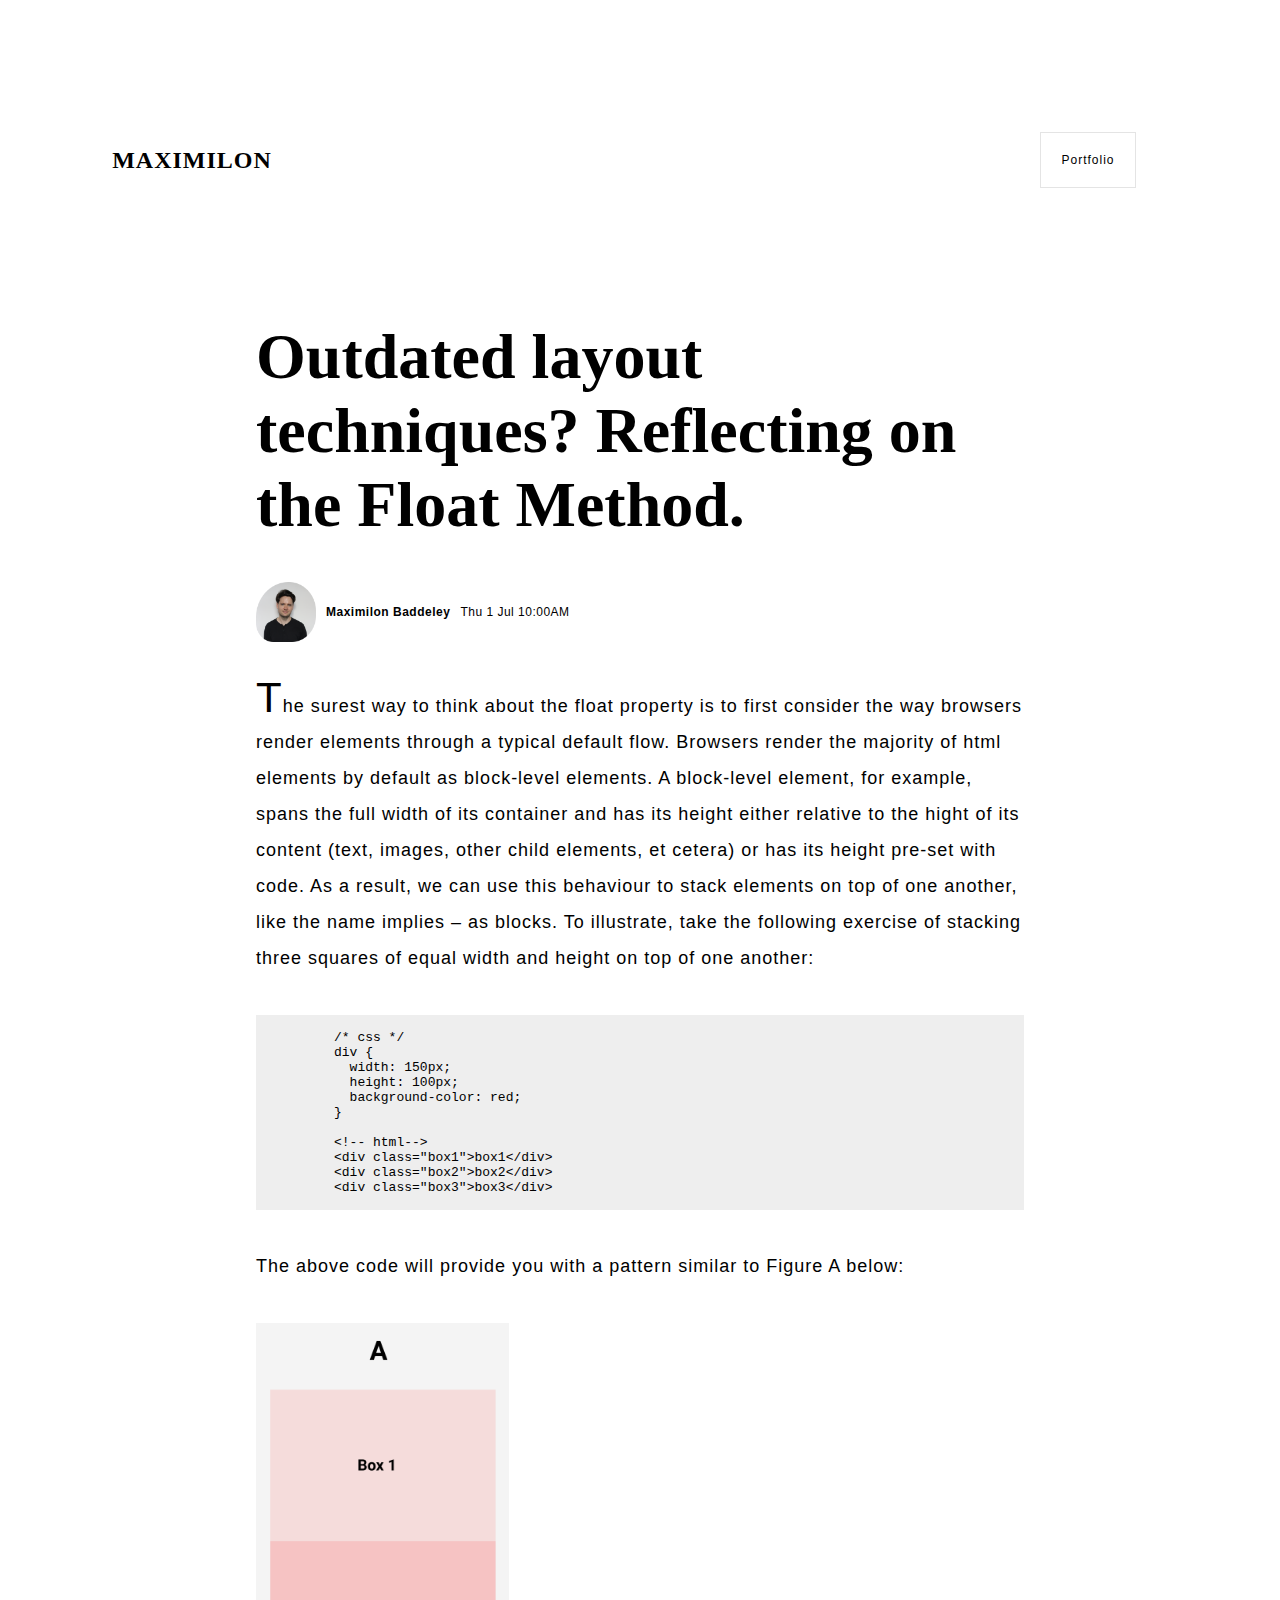
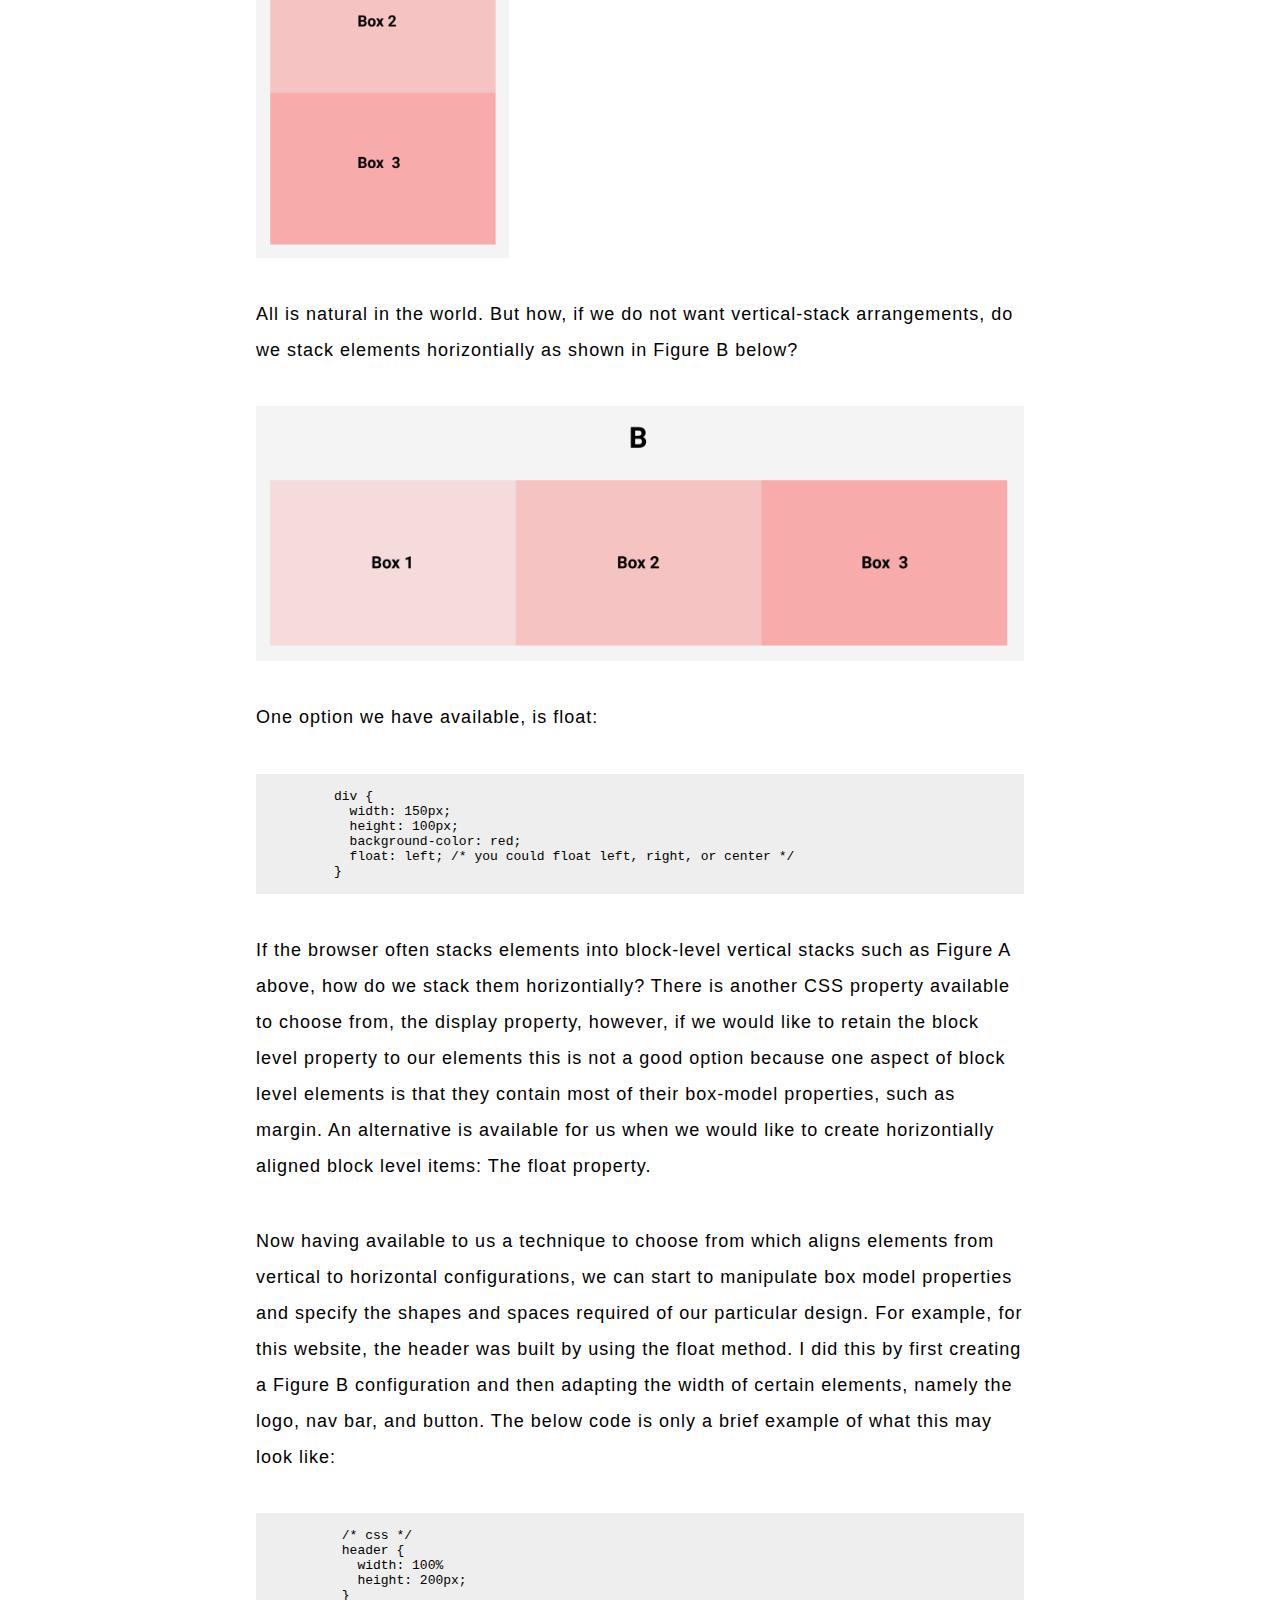
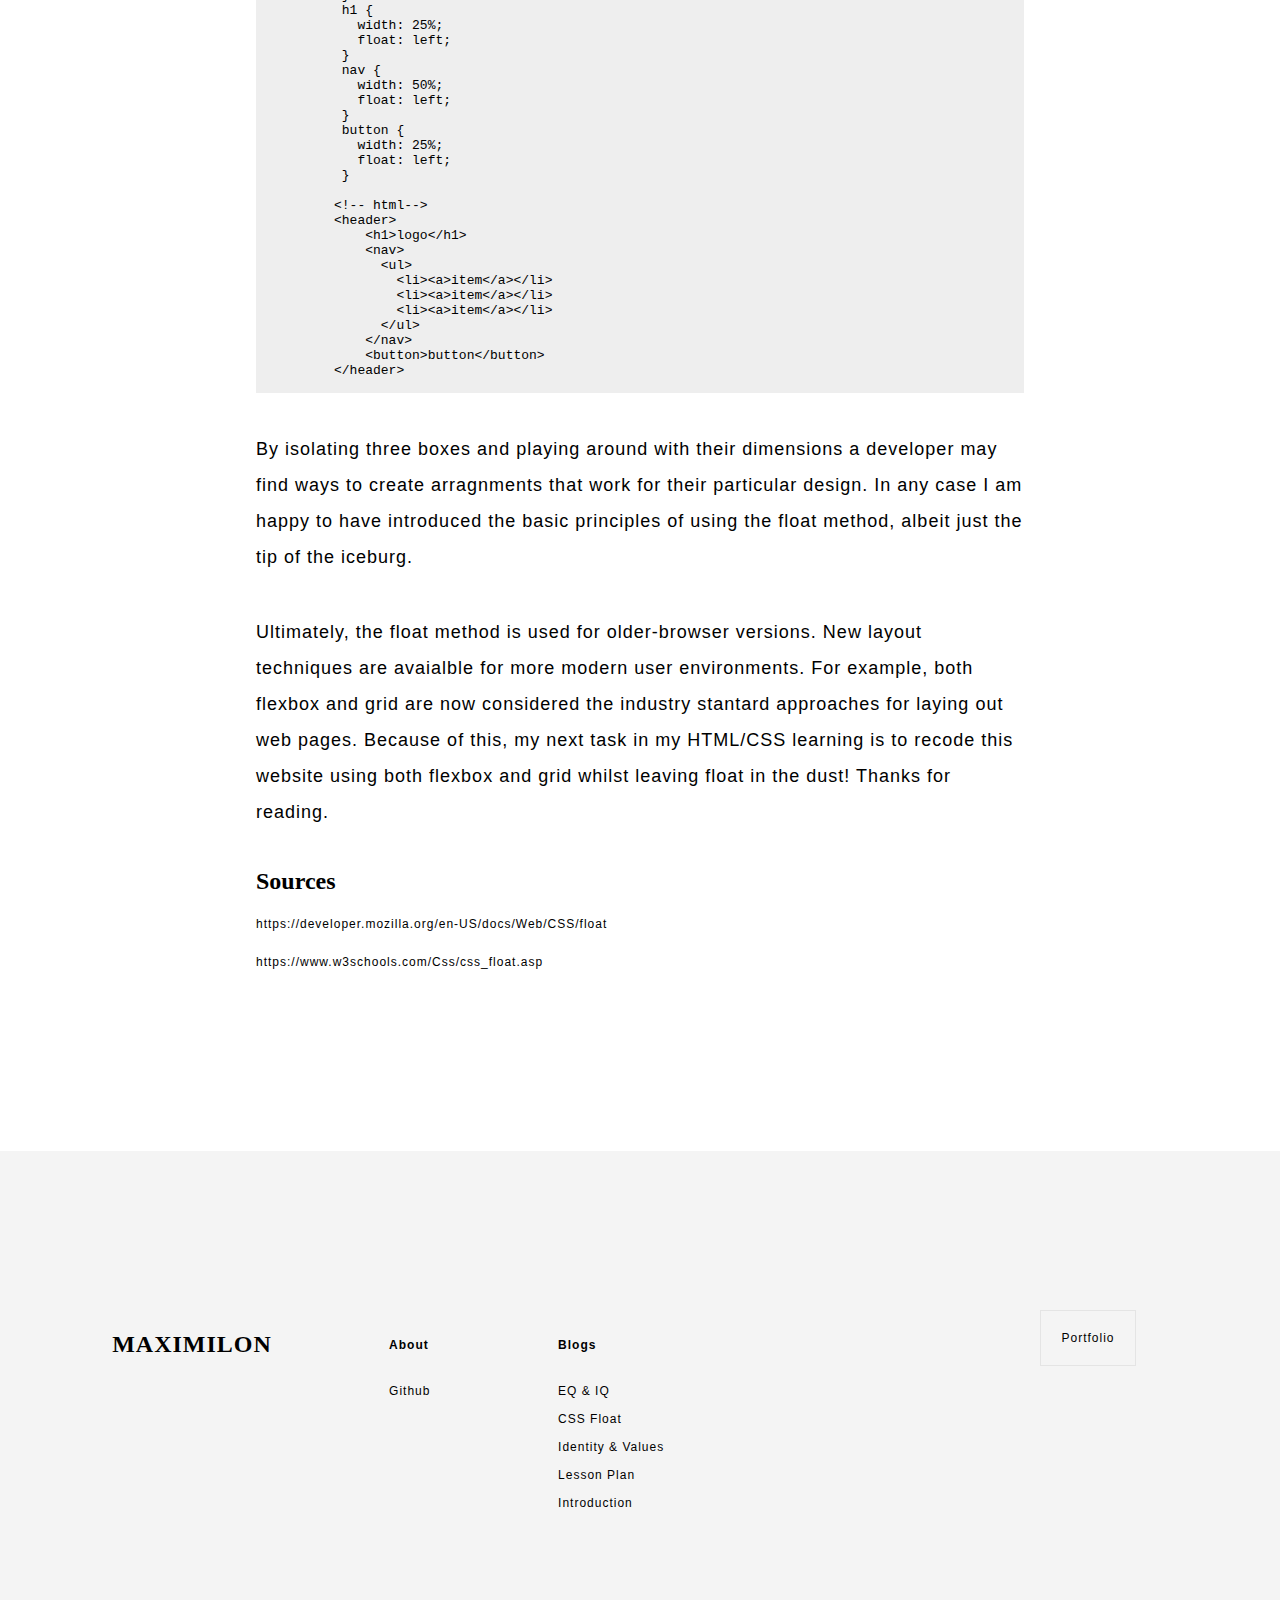
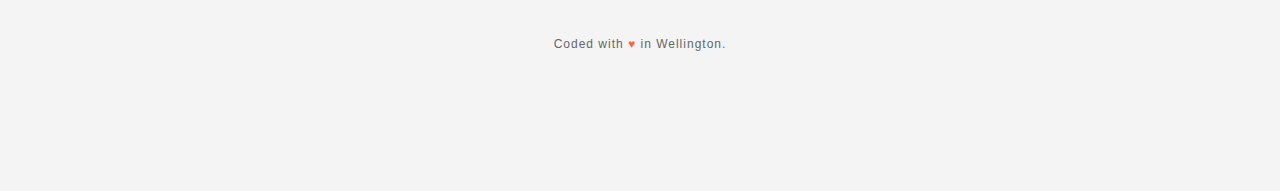
<file: css-float.html>
<html lang="en">
  <head>
    <script async src="https://www.googletagmanager.com/gtag/js?id=G-16NSJVG7Y0"></script>
<script>
  window.dataLayer = window.dataLayer || [];
  function gtag(){dataLayer.push(arguments);}
  gtag('js', new Date());
  gtag('config', 'G-16NSJVG7Y0');
</script>
<script>
  (function(h,o,t,j,a,r){
      h.hj=h.hj||function(){(h.hj.q=h.hj.q||[]).push(arguments)};
      h._hjSettings={hjid:2481416,hjsv:6};
      a=o.getElementsByTagName('head')[0];
      r=o.createElement('script');r.async=1;
      r.src=t+h._hjSettings.hjid+j+h._hjSettings.hjsv;
      a.appendChild(r);
  })(window,document,'https://static.hotjar.com/c/hotjar-','.js?sv=');
</script>
    <meta charset="UTF-8" />
    <meta http-equiv="X-UA-Compatible" content="IE=edge" />
    <meta name="viewport" content="width=device-width, initial-scale=1.0" />
    <link rel="icon" href="images/favicon.png" type="image/png" />
    <link rel="stylesheet" href="css/main.css" />
    <title>Maximilon | Blog Home</title>
  </head>
  <body>
      <header>
        <h1><a href="index.html">maximilon</a></h1>
        <!-- <nav>
          <ul>
            <li><a href="#">about</a></li>
            <li><a class="activeNav" href="#">blogs</a></li>
            <li><a href="#">articles</a></li>
          </ul>
        </nav> -->
        <p><a class="modalMode" href="portfolio.html">portfolio</a></p>
      </header>
    
      <main>
     
       <section>
           <article>
            <!-- modalOne -->
    <div class="modal blog"> 
        
        <h2>Outdated layout techniques? Reflecting on the Float Method.</h2>
        <div class="blogInfo">
          <img class="blogProfile" src="images/favicon.png" alt="Maximilon Baddeley">
          <p class="blogAuthor">Maximilon Baddeley</p>
          <p class="blogDate">Thu 1 Jul 10:00AM</p>
          <!-- <p class="blogTags">Web Development</p>
          <p class="blogTags">Web Design</p> -->
        </div>
        
        <p class="blogCopy"> <span class="dropCap">T</span>he surest way to think about the float property is to first consider the way browsers render elements through a typical default flow. Browsers render the majority of html elements by default as block-level elements. A block-level element, for example, spans the full width of its container and has its height either relative to the hight of its content (text, images, other child elements, et cetera) or has its height pre-set with code. As a result, we can use this behaviour to stack elements on top of one another, like the name implies – as blocks. To illustrate, take the following exercise of stacking three squares of equal width and height on top of one another: </p>
        <pre><xmp>
          /* css */
          div {
            width: 150px;
            height: 100px;
            background-color: red;
          }
  
          <!-- html-->
          <div class="box1">box1</div>
          <div class="box2">box2</div>
          <div class="box3">box3</div>
        </xmp></pre>
        <p>The above code will provide you with a pattern similar to Figure A below: </p>
        <img src="images/blogs/blog-1/blockA.png" alt="#" width="33%" height="">
        <p>All is natural in the world. But how, if we do not want vertical-stack arrangements, do we stack elements horizontially as shown in Figure B below?</p>
        <img src="images/blogs/blog-1/blockB.png" alt="#" width="100%">
        
        <p>One option we have available, is float:</p>
        <pre><xmp>
          div {
            width: 150px;
            height: 100px;
            background-color: red;
            float: left; /* you could float left, right, or center */
          }
        </xmp></pre>
          
         <p>If the browser often stacks elements into block-level vertical stacks such as Figure A above, how do we stack them horizontially? There is another CSS property available to choose from, the display property, however, if we would like to retain the block level property to our elements this is not a good option because one aspect of block level elements is that they contain most of their box-model properties, such as margin. An alternative is available for us when we would like to create horizontially aligned block level items: The float property.</p>
         
         <p>Now having available to us a technique to choose from which aligns elements from vertical to horizontal configurations, we can start to manipulate box model properties and specify the shapes and spaces required of our particular design. For example, for this website, the header was built by using the float method. I did this by first creating a Figure B configuration and then adapting the width of certain elements, namely the logo, nav bar, and button. The below code is only a brief example of what this may look like:</p>
  
         <pre><xmp>
           /* css */
           header {
             width: 100%
             height: 200px;
           }
           h1 {
             width: 25%;
             float: left;
           }
           nav {
             width: 50%;
             float: left;
           }
           button {
             width: 25%;
             float: left;
           }
  
          <!-- html-->
          <header>
              <h1>logo</h1>
              <nav>
                <ul>
                  <li><a>item</a></li>
                  <li><a>item</a></li>
                  <li><a>item</a></li>
                </ul>
              </nav>
              <button>button</button>
          </header>
        </xmp></pre>
  
        <p>By isolating three boxes and playing around with their dimensions a developer may find ways to create arragnments that work for their particular design. In any case I am happy to have introduced the basic principles of using the float method, albeit just the tip of the iceburg.</p>
  
        <p>Ultimately, the float method is used for older-browser versions. New layout techniques are avaialble for more modern user environments. For example, both flexbox and grid are now considered the industry stantard approaches for laying out web pages. Because of this, my next task in my HTML/CSS learning is to recode this website using both flexbox and grid whilst leaving float in the dust! Thanks for reading.</p>
  
        <h3>Sources</h3>
        <p class="sources"><a href="https://developer.mozilla.org/en-US/docs/Web/CSS/float">https://developer.mozilla.org/en-US/docs/Web/CSS/float</a></p>
        <p class="sources"><a href="https://www.w3schools.com/Css/css_float.asp">https://www.w3schools.com/Css/css_float.asp</a></p>
        
        
      </div> 
        </article>
    </section>
      </main>
      <footer>
        <h1><a href="#">maximilon</a></h1>
        <div class="breadcrumbContainer">
          <ul>
            <li class="footerTitle">About</li>
            <!-- <li><a href="#">my story</a></li> -->
            <!-- <li><a href="#">contact</a></li>
            <li><a href="#">skills</a></li>
            <li><a href="#">Curriculum Vitae</a></li> -->
            <li><a href="https://www.github.com/maximilon">Github</a></li>
          </ul>
          <ul>
            <li class="footerTitle">Blogs</li>
            <li><a href="emotional-intelligence.html">EQ & IQ</a></li>
            <li><a href="css-float.html">CSS Float</a></li>
            <li><a href="identity-values.html">Identity & Values</a></li>
            <li><a href="lesson-plan.html">Lesson Plan</a></li>
            <li><a href="introduction.html">Introduction</a></li>
          </ul>
          <!-- <ul>
          <li class="footerTitle">Wellbeing</li>
            <li><a href="#">Fitness</a></li>
            <li><a href="#">Diet</a></li>
            <li><a href="#">Life Philosophy</a></li>
          </ul>
          <ul class="hiddenMedia">
            <li class="footerTitle">Humanities</li>
            <li><a href="#">Sociology</a></li>
            <li><a href="#">Ethnomethodology</a></li>
            <li><a href="#">User Research</a></li>
            <li><a href="#">HCI</a></li>
          </ul> -->
          <!-- copy -->
          <p class="crumbline">Coded with <span>&hearts;</span> in <a href="https://en.wikipedia.org/wiki/Wellington">Wellington.</a></p>
        </div>
        <p class="portfolio"><a href="#">portfolio</a></p>
        <!-- act as a buffer container for right column-->
      </footer>
    </div>

     
    
    <!-- script -->
  </body>
</html>
</file>
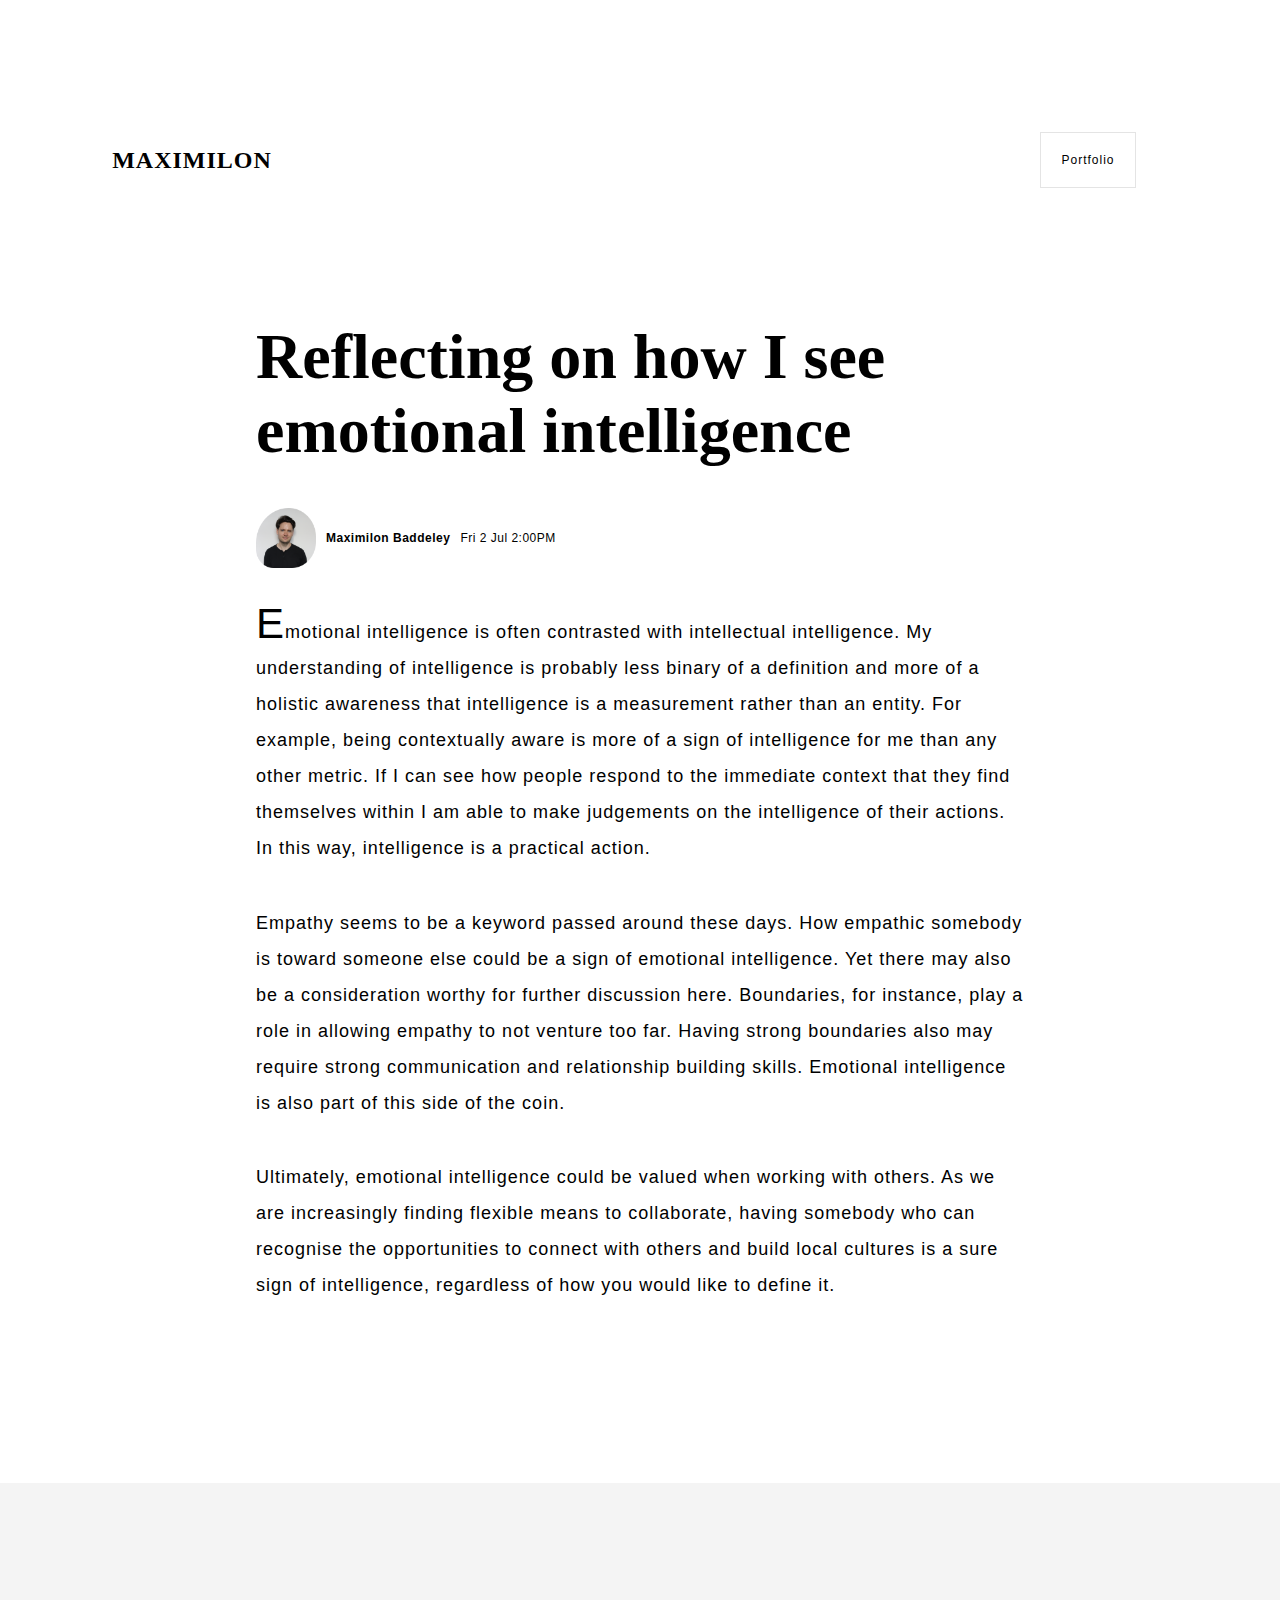
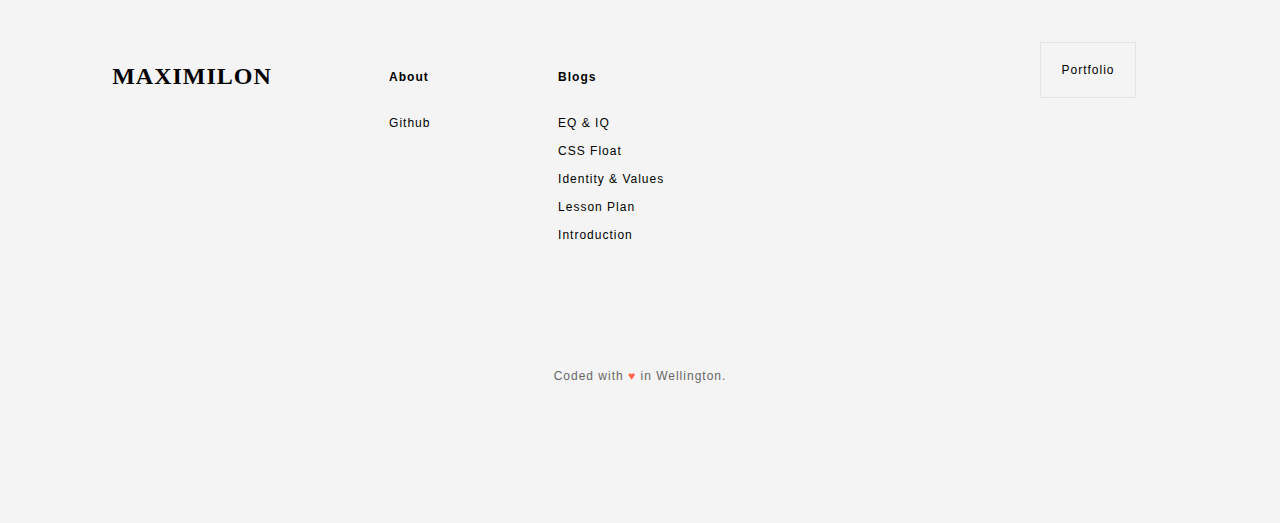
<file: emotional-intelligence.html>
<html lang="en">
  <head>
    <script async src="https://www.googletagmanager.com/gtag/js?id=G-16NSJVG7Y0"></script>
<script>
  window.dataLayer = window.dataLayer || [];
  function gtag(){dataLayer.push(arguments);}
  gtag('js', new Date());
  gtag('config', 'G-16NSJVG7Y0');
</script>
<script>
  (function(h,o,t,j,a,r){
      h.hj=h.hj||function(){(h.hj.q=h.hj.q||[]).push(arguments)};
      h._hjSettings={hjid:2481416,hjsv:6};
      a=o.getElementsByTagName('head')[0];
      r=o.createElement('script');r.async=1;
      r.src=t+h._hjSettings.hjid+j+h._hjSettings.hjsv;
      a.appendChild(r);
  })(window,document,'https://static.hotjar.com/c/hotjar-','.js?sv=');
</script>
    <meta charset="UTF-8" />
    <meta http-equiv="X-UA-Compatible" content="IE=edge" />
    <meta name="viewport" content="width=device-width, initial-scale=1.0" />
    <link rel="icon" href="images/favicon.png" type="image/png" />
    <link rel="stylesheet" href="css/main.css" />
    <title>Maximilon | Blog Home</title>
  </head>
  <body>
      <header>
        <h1><a href="index.html">maximilon</a></h1>
        <!-- <nav>
          <ul>
            <li><a href="#">about</a></li>
            <li><a class="activeNav" href="#">blogs</a></li>
            <li><a href="#">articles</a></li>
          </ul>
        </nav> -->
        <p><a class="modalMode" href="portfolio.html">portfolio</a></p>
      </header>
    
      <main>
     
       <section>
           <article>
            <!-- modalOne -->
    <div class="modal blog"> 
        
        <h2>Reflecting on how I see emotional intelligence</h2>
        <div class="blogInfo">
          <img class="blogProfile" src="images/favicon.png" alt="Maximilon Baddeley">
          <p class="blogAuthor">Maximilon Baddeley</p>
          <p class="blogDate">Fri 2 Jul 2:00PM</p>
          <!-- <p class="blogTags">Web Development</p>
          <p class="blogTags">Web Design</p> -->
        </div>
        
        <p class="blogCopy"> <span class="dropCap">E</span>motional intelligence is often contrasted with intellectual intelligence. My understanding of intelligence is probably less binary of a definition and more of a holistic awareness that intelligence is a measurement rather than an entity. For example, being contextually aware is more of a sign of intelligence for me than any other metric. If I can see how people respond to the immediate context that they find themselves within I am able to make judgements on the intelligence of their actions. In this way, intelligence is a practical action.</p>
  
      <p>Empathy seems to be a keyword passed around these days. How empathic somebody is toward someone else could be a sign of emotional intelligence. Yet there may also be a consideration worthy for further discussion here. Boundaries, for instance, play a role in allowing empathy to not venture too far. Having strong boundaries also may require strong communication and relationship building skills. Emotional intelligence is also part of this side of the coin.</p> 

      <p>Ultimately, emotional intelligence could be valued when working with others. As we are increasingly finding flexible means to collaborate, having somebody who can recognise the opportunities to connect with others and build local cultures is a sure sign of intelligence, regardless of how you would like to define it.</p>
    </div> 
     
        </article>
    </section>
      </main>
      <footer>
        <h1><a href="#">maximilon</a></h1>
        <div class="breadcrumbContainer">
          <ul>
            <li class="footerTitle">About</li>
            <!-- <li><a href="#">my story</a></li> -->
            <!-- <li><a href="#">contact</a></li>
            <li><a href="#">skills</a></li>
            <li><a href="#">Curriculum Vitae</a></li> -->
            <li><a href="https://www.github.com/maximilon">Github</a></li>
          </ul>
          <ul>
            <li class="footerTitle">Blogs</li>
            <li><a href="emotional-intelligence.html">EQ & IQ</a></li>
            <li><a href="css-float.html">CSS Float</a></li>
            <li><a href="identity-values.html">Identity & Values</a></li>
            <li><a href="lesson-plan.html">Lesson Plan</a></li>
            <li><a href="introduction.html">Introduction</a></li>
          </ul>
          <!-- <ul>
          <li class="footerTitle">Wellbeing</li>
            <li><a href="#">Fitness</a></li>
            <li><a href="#">Diet</a></li>
            <li><a href="#">Life Philosophy</a></li>
          </ul>
          <ul class="hiddenMedia">
            <li class="footerTitle">Humanities</li>
            <li><a href="#">Sociology</a></li>
            <li><a href="#">Ethnomethodology</a></li>
            <li><a href="#">User Research</a></li>
            <li><a href="#">HCI</a></li>
          </ul> -->
          <!-- copy -->
          <p class="crumbline">Coded with <span>&hearts;</span> in <a href="https://en.wikipedia.org/wiki/Wellington">Wellington.</a></p>
        </div>
        <p class="portfolio"><a href="portfolio.html">portfolio</a></p>
        <!-- act as a buffer container for right column-->
      </footer>
    </div>

     
    
    <!-- script -->
  </body>
</html>
</file>
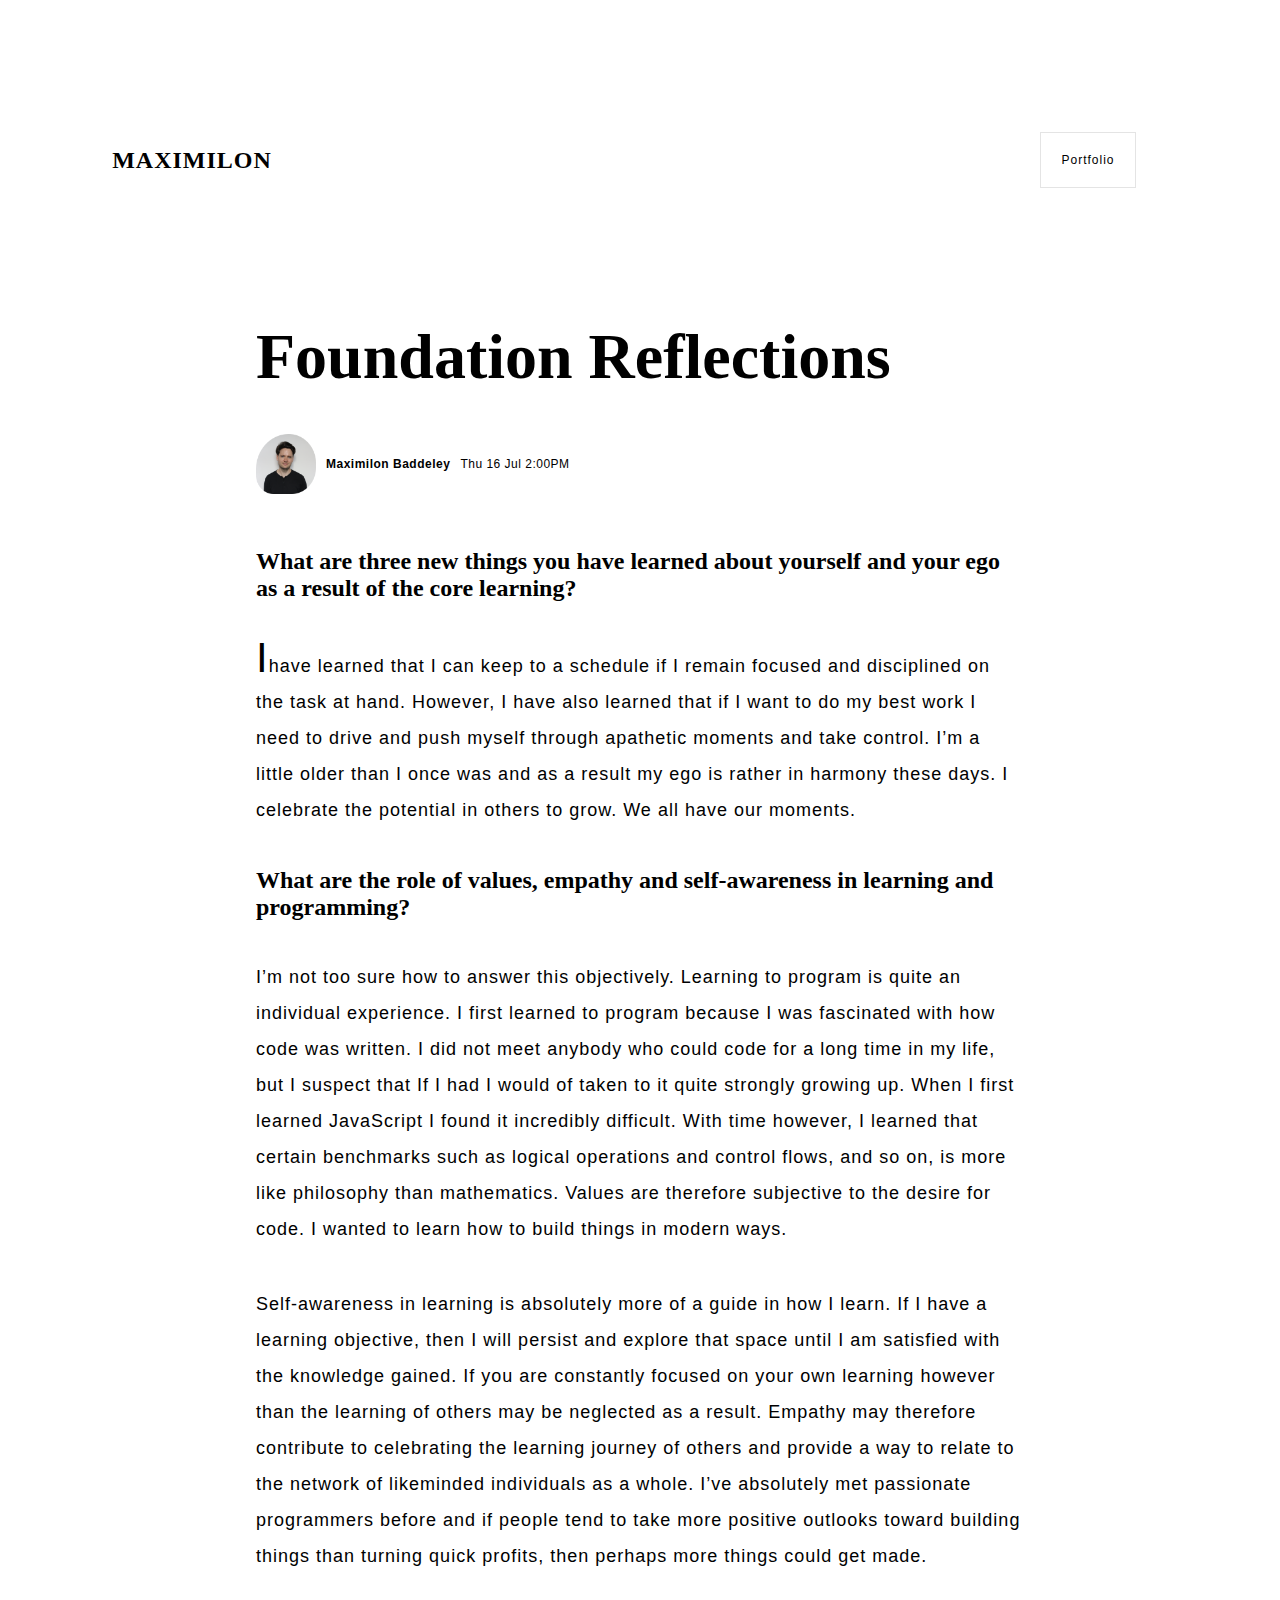
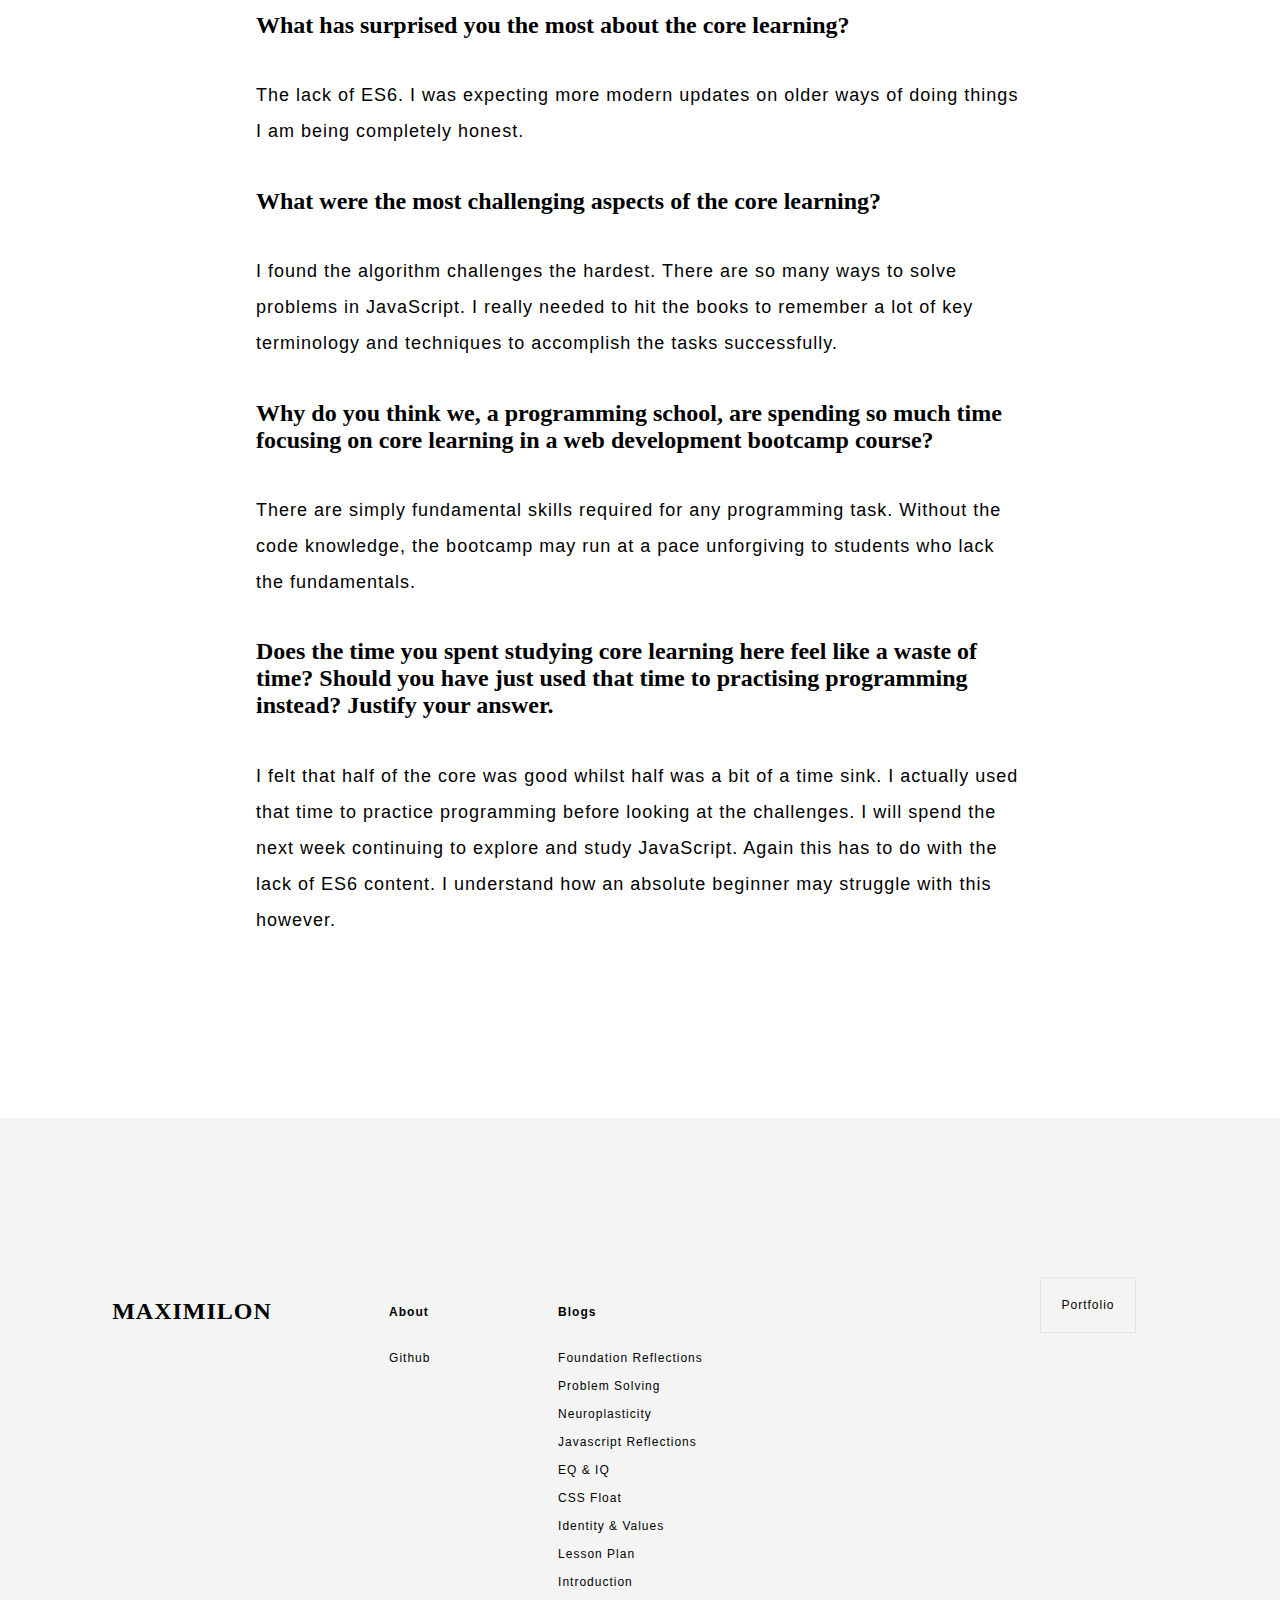
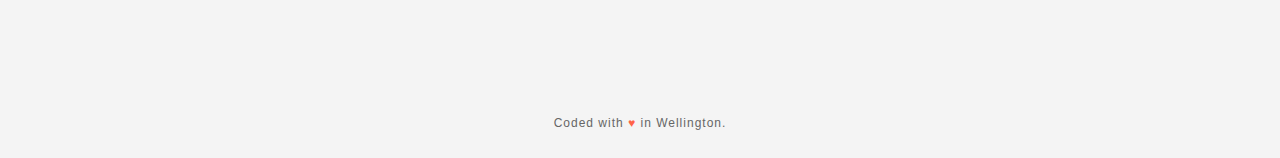
<file: foundation-reflections.html>
<html lang="en">
  <head>
    <script async src="https://www.googletagmanager.com/gtag/js?id=G-16NSJVG7Y0"></script>
<script>
  window.dataLayer = window.dataLayer || [];
  function gtag(){dataLayer.push(arguments);}
  gtag('js', new Date());
  gtag('config', 'G-16NSJVG7Y0');
</script>
<script>
  (function(h,o,t,j,a,r){
      h.hj=h.hj||function(){(h.hj.q=h.hj.q||[]).push(arguments)};
      h._hjSettings={hjid:2481416,hjsv:6};
      a=o.getElementsByTagName('head')[0];
      r=o.createElement('script');r.async=1;
      r.src=t+h._hjSettings.hjid+j+h._hjSettings.hjsv;
      a.appendChild(r);
  })(window,document,'https://static.hotjar.com/c/hotjar-','.js?sv=');
</script>
    <meta charset="UTF-8" />
    <meta http-equiv="X-UA-Compatible" content="IE=edge" />
    <meta name="viewport" content="width=device-width, initial-scale=1.0" />
    <link rel="icon" href="images/favicon.png" type="image/png" />
    <link rel="stylesheet" href="css/main.css" />
    <title>Maximilon | Blog Home</title>
  </head>
  <body>
      <header>
        <h1><a href="index.html">maximilon</a></h1>
        <!-- <nav>
          <ul>
            <li><a href="#">about</a></li>
            <li><a class="activeNav" href="#">blogs</a></li>
            <li><a href="#">articles</a></li>
          </ul>
        </nav> -->
        <p><a class="modalMode" href="portfolio.html">portfolio</a></p>
      </header>
    
      <main>
     
       <section>
           <article>
         
    <div class="modal blog"> 
      
        
        <h2>Foundation Reflections</h2>
        <div class="blogInfo">
          <img class="blogProfile" src="images/favicon.png" alt="Maximilon Baddeley">
          <p class="blogAuthor">Maximilon Baddeley</p>
          <p class="blogDate">Thu 16 Jul 2:00PM</p>
          <!-- <p class="blogTags">Web Development</p>
          <p class="blogTags">Web Design</p> -->
        </div>
        <br>
        <br>
        <br>
        <h3>What are three new things you have learned about yourself and your ego as a result of the core learning?</h3>
  
        <p class="blogCopy"> <span class="dropCap">I</span>have learned that I can keep to a schedule if I remain focused and disciplined on the task at hand. However, I have also learned that if I want to do my best work I need to drive and push myself through apathetic moments and take control. I’m a little older than I once was and as a result my ego is rather in harmony these days. I celebrate the potential in others to grow. We all have our moments. </p>
    
        <h3>What are the role of values, empathy and self-awareness in learning and programming?</h3>
  
        <p>I’m not too sure how to answer this objectively. Learning to program is quite an individual experience. I first learned to program because I was fascinated with how code was written. I did not meet anybody who could code for a long time in my life, but I suspect that If I had I would of taken to it quite strongly growing up. When I first learned JavaScript I found it incredibly difficult. With time however, I learned that certain benchmarks such as logical operations and control flows, and so on, is more like philosophy than mathematics. Values are therefore subjective to the desire for code. I wanted to learn how to build things in modern ways. </p> 
  
        <p>Self-awareness in learning is absolutely more of a guide in how I learn. If I have a learning objective, then I will persist and explore that space until I am satisfied with the knowledge gained. If you are constantly focused on your own learning however than the learning of others may be neglected as a result. Empathy may therefore contribute to celebrating the learning journey of others and provide a way to relate to the network of likeminded individuals as a whole. I’ve absolutely met passionate programmers before and if people tend to take more positive outlooks toward building things than turning quick profits, then perhaps more things could get made. </p> 
      
        <h3>What has surprised you the most about the core learning?</h3>
  
        <p>The lack of ES6. I was expecting more modern updates on older ways of doing things I am being completely honest. </p>
  
  
        <h3>What were the most challenging aspects of the core learning?</h3>
  
        <p>I found the algorithm challenges the hardest. There are so many ways to solve problems in JavaScript. I really needed to hit the books to remember a lot of key terminology and techniques to accomplish the tasks successfully.</p>
  
  
        <h3>Why do you think we, a programming school, are spending so much time focusing on core learning in a web development bootcamp course?</h3>
  
        <p>There are simply fundamental skills required for any programming task. Without the code knowledge, the bootcamp may run at a pace unforgiving to students who lack the fundamentals.</p>
  
        <h3>Does the time you spent studying core learning here feel like a waste of time? Should you have just used that time to practising programming instead? Justify your answer.</h3>
  
        <p>I felt that half of the core was good whilst half was a bit of a time sink. I actually used that time to practice programming before looking at the challenges. I will spend the next week continuing to explore and study JavaScript. Again this has to do with the lack of ES6 content. I understand how an absolute beginner may struggle with this however.</p>
  
      </div> 
        </article>
    </section>
      </main>
      <footer>
        <h1><a href="#">maximilon</a></h1>
        <div class="breadcrumbContainer">
          <ul>
            <li class="footerTitle">About</li>
            <!-- <li><a href="#">my story</a></li> -->
            <!-- <li><a href="#">contact</a></li>
            <li><a href="#">skills</a></li>
            <li><a href="#">Curriculum Vitae</a></li> -->
            <li><a href="https://www.github.com/maximilon">Github</a></li>
          </ul>
          <ul>
            <li class="footerTitle">Blogs</li>
            <li><a href="foundation-reflections.html">Foundation Reflections</a></li>
            <li><a href="problem-solving.html">Problem Solving</a></li>
            <li><a href="neuroplasticity.html">Neuroplasticity</a></li>
            <li><a href="javascript-dom.html">Javascript Reflections</a></li>
            <li><a href="emotional-intelligence.html">EQ & IQ</a></li>
            <li><a href="css-float.html">CSS Float</a></li>
            <li><a href="identity-values.html">Identity & Values</a></li>
            <li><a href="lesson-plan.html">Lesson Plan</a></li>
            <li><a href="introduction.html">Introduction</a></li>
          </ul>
          <!-- <ul>
          <li class="footerTitle">Wellbeing</li>
            <li><a href="#">Fitness</a></li>
            <li><a href="#">Diet</a></li>
            <li><a href="#">Life Philosophy</a></li>
          </ul>
          <ul class="hiddenMedia">
            <li class="footerTitle">Humanities</li>
            <li><a href="#">Sociology</a></li>
            <li><a href="#">Ethnomethodology</a></li>
            <li><a href="#">User Research</a></li>
            <li><a href="#">HCI</a></li>
          </ul> -->
          <!-- copy -->
          <p class="crumbline">Coded with <span>&hearts;</span> in <a href="https://en.wikipedia.org/wiki/Wellington">Wellington.</a></p>
        </div>
        <p class="portfolio"><a href="portfolio.html">portfolio</a></p>
        <!-- act as a buffer container for right column-->
      </footer>
    </div>

     
    
    <!-- script -->
  </body>
</html>
</file>
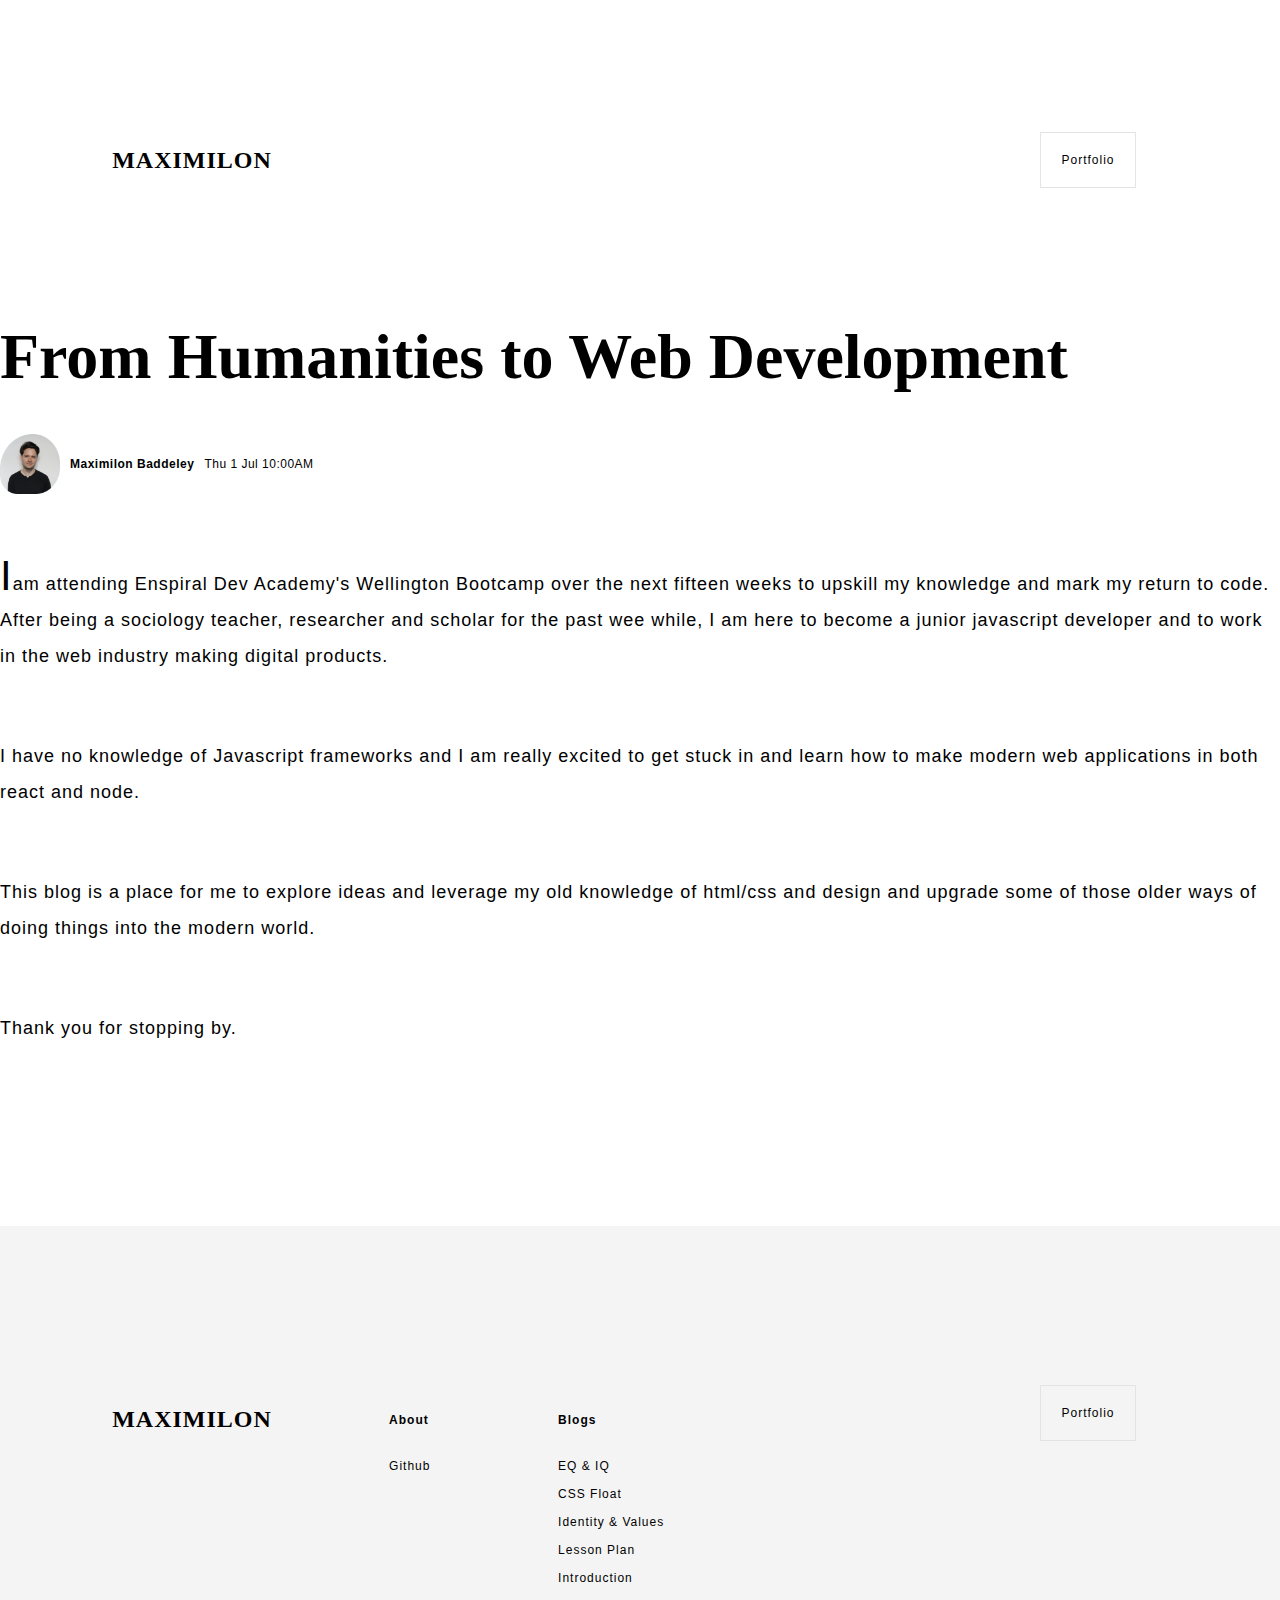
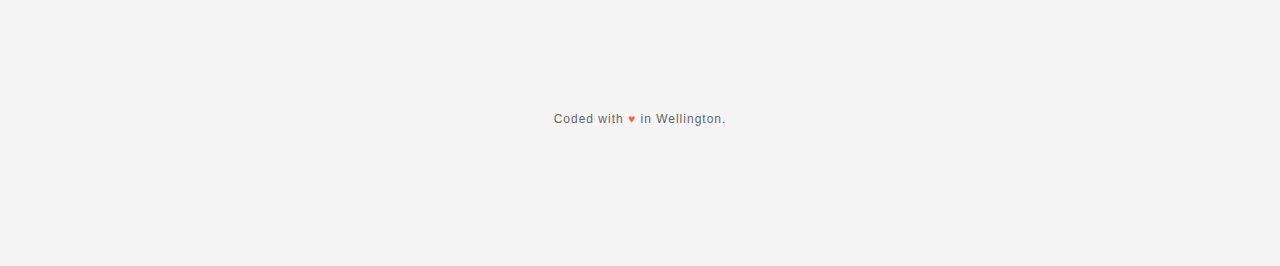
<file: introduction.html>
<html lang="en">
  <head>
    <script async src="https://www.googletagmanager.com/gtag/js?id=G-16NSJVG7Y0"></script>
<script>
  window.dataLayer = window.dataLayer || [];
  function gtag(){dataLayer.push(arguments);}
  gtag('js', new Date());
  gtag('config', 'G-16NSJVG7Y0');
</script>
<script>
  (function(h,o,t,j,a,r){
      h.hj=h.hj||function(){(h.hj.q=h.hj.q||[]).push(arguments)};
      h._hjSettings={hjid:2481416,hjsv:6};
      a=o.getElementsByTagName('head')[0];
      r=o.createElement('script');r.async=1;
      r.src=t+h._hjSettings.hjid+j+h._hjSettings.hjsv;
      a.appendChild(r);
  })(window,document,'https://static.hotjar.com/c/hotjar-','.js?sv=');
</script>
    <meta charset="UTF-8" />
    <meta http-equiv="X-UA-Compatible" content="IE=edge" />
    <meta name="viewport" content="width=device-width, initial-scale=1.0" />
    <link rel="icon" href="images/favicon.png" type="image/png" />
    <link rel="stylesheet" href="css/main.css" />
    <title>Maximilon | Blog Home</title>
  </head>
  <body>
      <header>
        <h1><a href="#">maximilon</a></h1>
        <!-- <nav>
          <ul>
            <li><a href="#">about</a></li>
            <li><a class="activeNav" href="#">blogs</a></li>
            <li><a href="#">articles</a></li>
          </ul>
        </nav> -->
        <p><a class="modalMode" href="#">portfolio</a></p>
      </header>
    
      <main>
       <!-- modalFour -->
     <div class="modal">
        <h2>From Humanities to Web Development</h2>
        <div class="blogInfo">
          <img class="blogProfile" src="images/favicon.png" alt="Maximilon Baddeley">
          <p class="blogAuthor">Maximilon Baddeley</p>
          <p class="blogDate">Thu 1 Jul 10:00AM</p>
          <!-- <p class="blogTags">Web Development</p> -->
        </div>
        
        <p class="blogCopy"> <span class="dropCap">I</span>am attending Enspiral Dev Academy's Wellington Bootcamp over the next fifteen weeks to upskill my knowledge and mark my return to code. After being a sociology teacher, researcher and scholar for the past wee while, I am here to become a junior javascript developer and to work in the web industry making digital products.</p>
        <p>I have no knowledge of Javascript frameworks and I am really excited to get stuck in and learn how to make modern web applications in both react and node. </p>
        <p>This blog is a place for me to explore ideas and leverage my old knowledge of html/css and design and upgrade some of those older ways of doing things into the modern world. </p>
        <p>Thank you for stopping by.</p>
      </div>
      </main>
      <footer>
        <h1><a href="#">maximilon</a></h1>
        <div class="breadcrumbContainer">
          <ul>
            <li class="footerTitle">About</li>
            <!-- <li><a href="#">my story</a></li> -->
            <!-- <li><a href="#">contact</a></li>
            <li><a href="#">skills</a></li>
            <li><a href="#">Curriculum Vitae</a></li> -->
            <li><a href="https://www.github.com/maximilon">Github</a></li>
          </ul>
          <ul>
            <li class="footerTitle">Blogs</li>
            <li><a href="#">EQ & IQ</a></li>
            <li><a href="#">CSS Float</a></li>
            <li><a href="#">Identity & Values</a></li>
            <li><a href="#">Lesson Plan</a></li>
            <li><a href="#">Introduction</a></li>
          </ul>
          <!-- <ul>
          <li class="footerTitle">Wellbeing</li>
            <li><a href="#">Fitness</a></li>
            <li><a href="#">Diet</a></li>
            <li><a href="#">Life Philosophy</a></li>
          </ul>
          <ul class="hiddenMedia">
            <li class="footerTitle">Humanities</li>
            <li><a href="#">Sociology</a></li>
            <li><a href="#">Ethnomethodology</a></li>
            <li><a href="#">User Research</a></li>
            <li><a href="#">HCI</a></li>
          </ul> -->
          <!-- copy -->
          <p class="crumbline">Coded with <span>&hearts;</span> in <a href="https://en.wikipedia.org/wiki/Wellington">Wellington.</a></p>
        </div>
        <p class="portfolio"><a href="#">portfolio</a></p>
        <!-- act as a buffer container for right column-->
      </footer>
    </div>

     
    
    <!-- script -->
  </body>
</html>
</file>
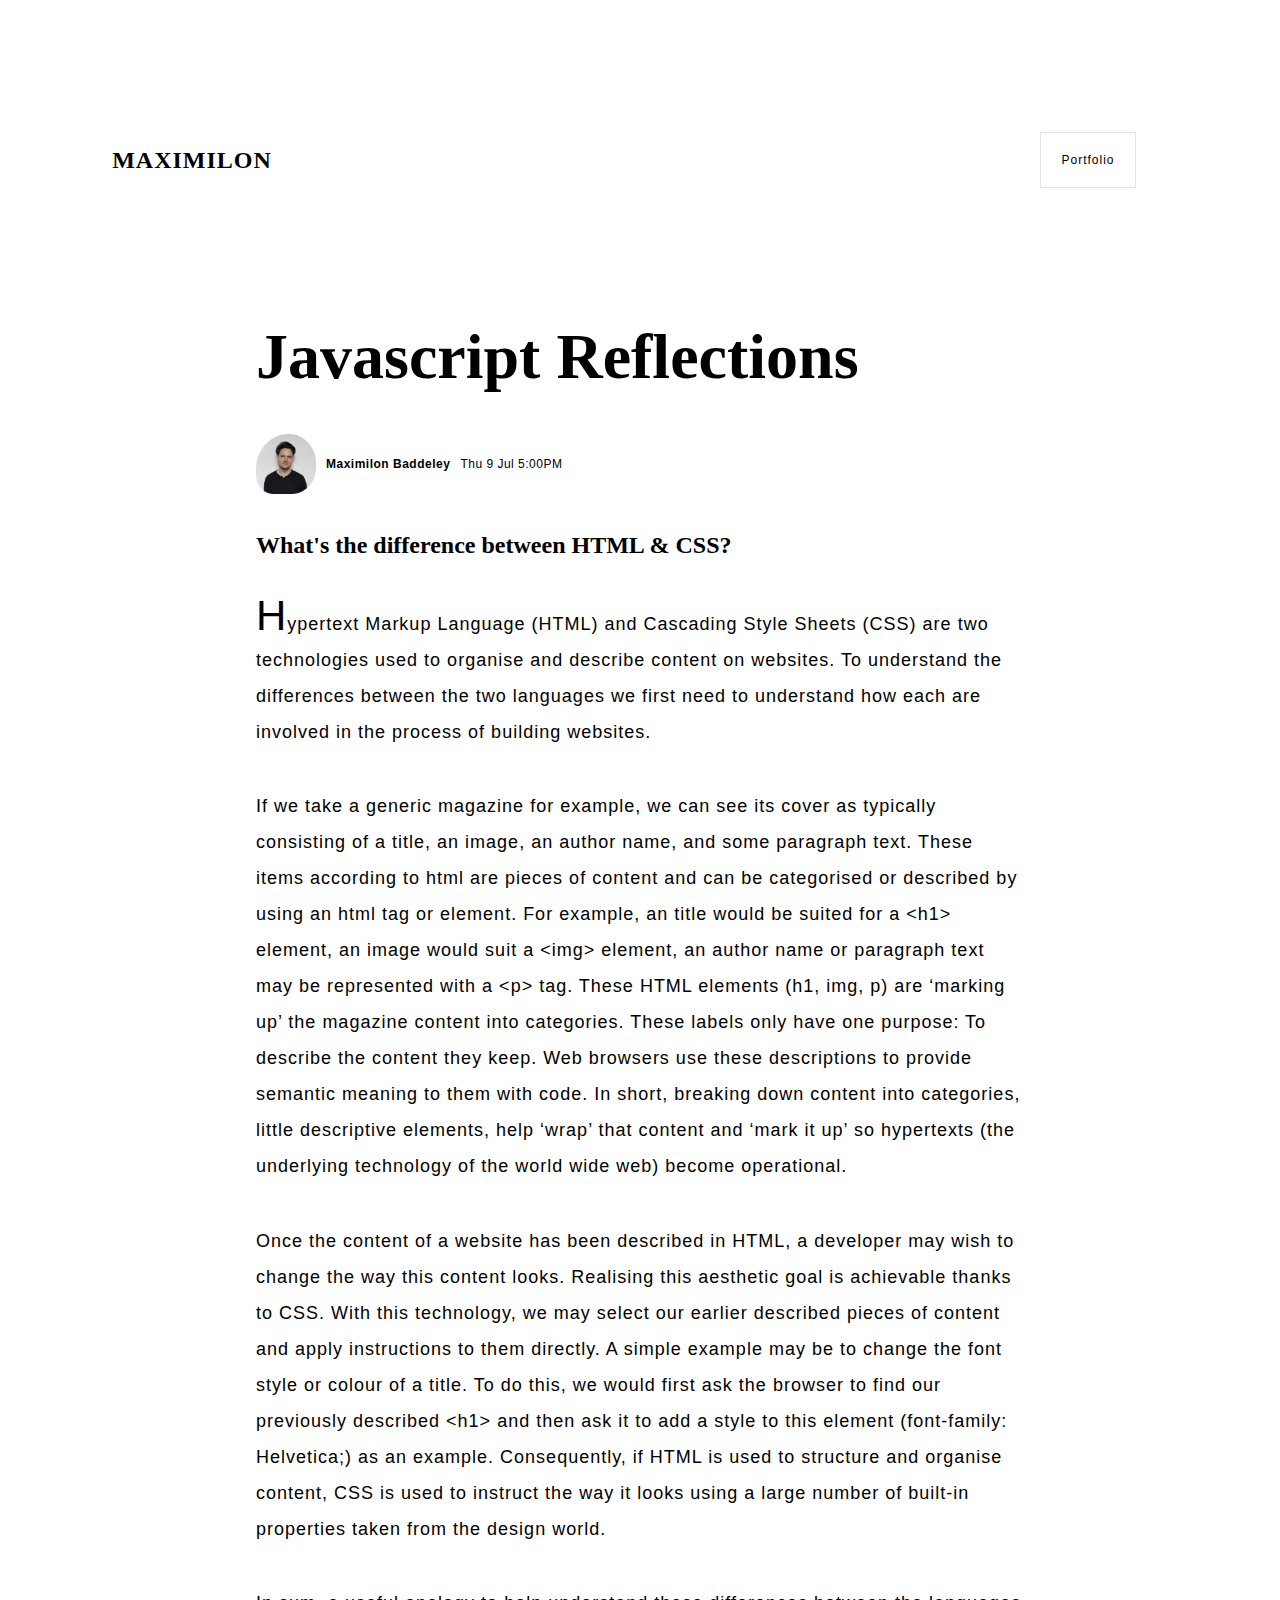
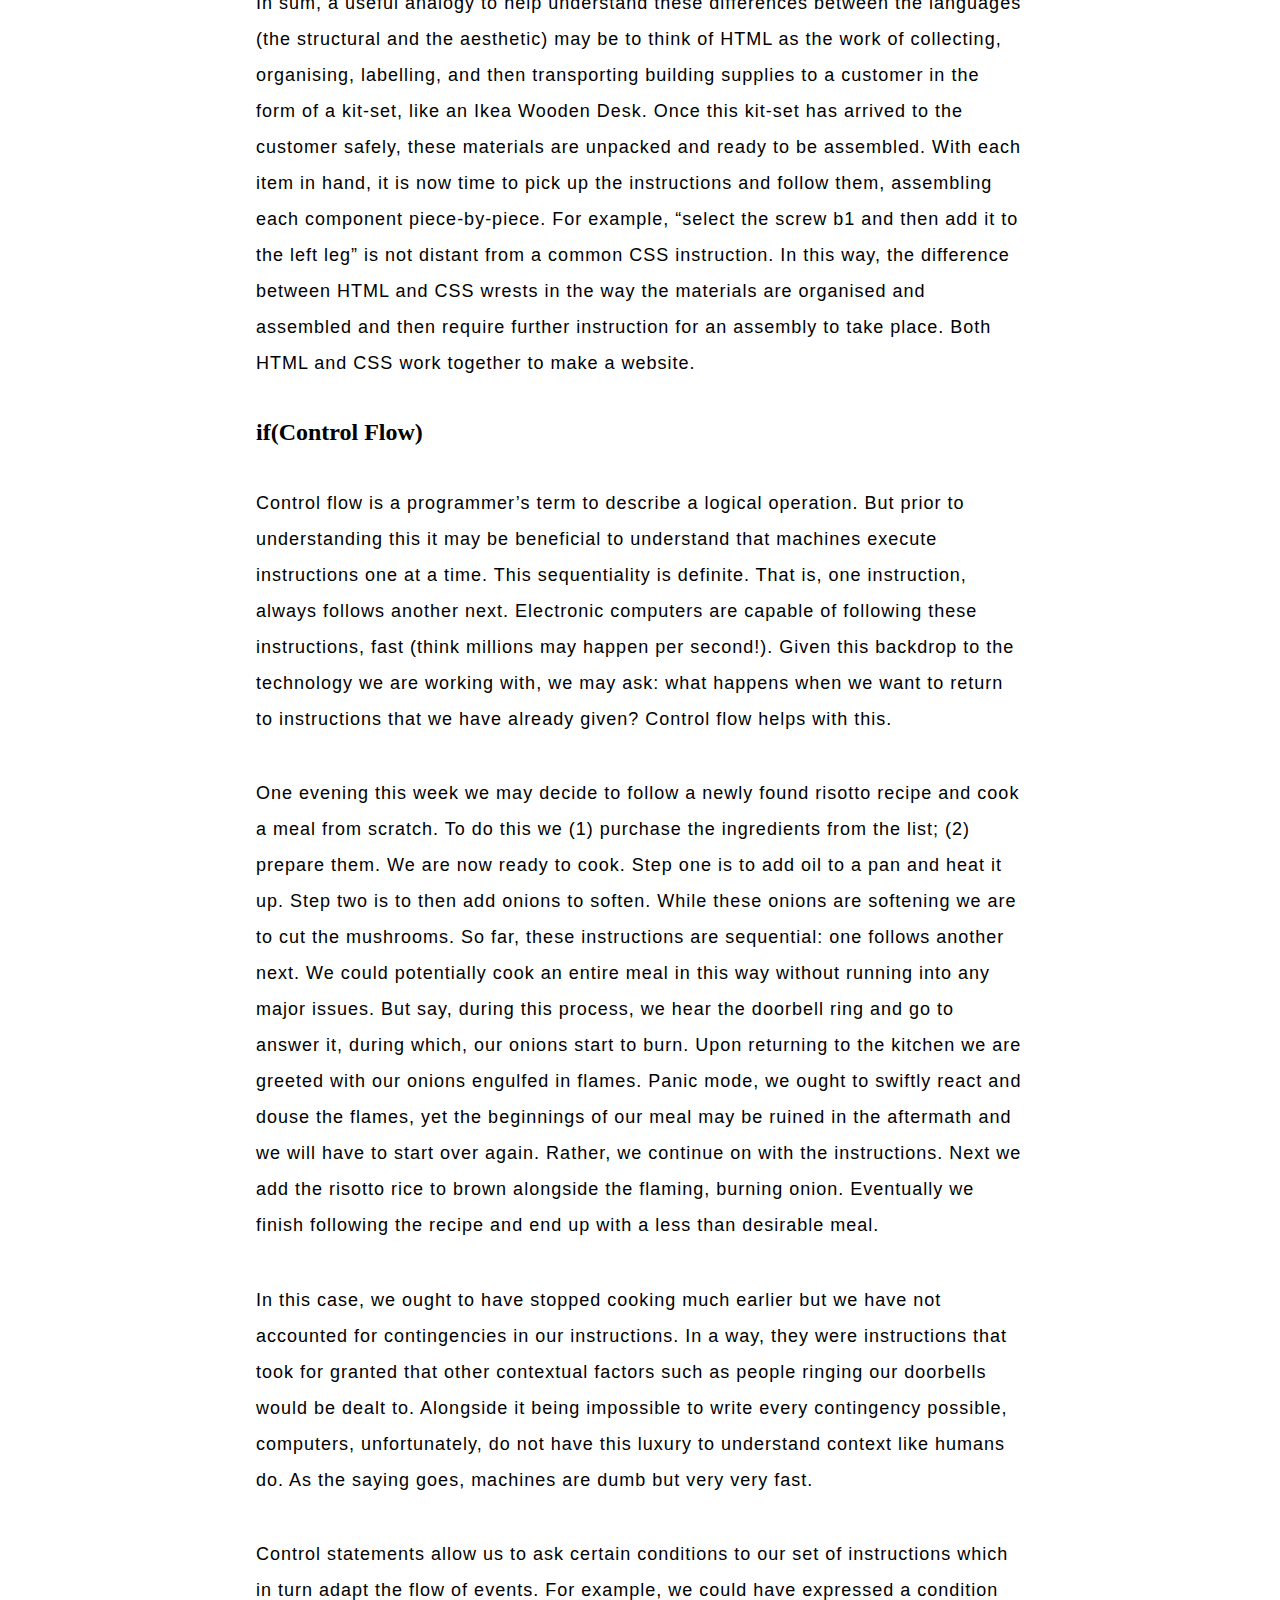
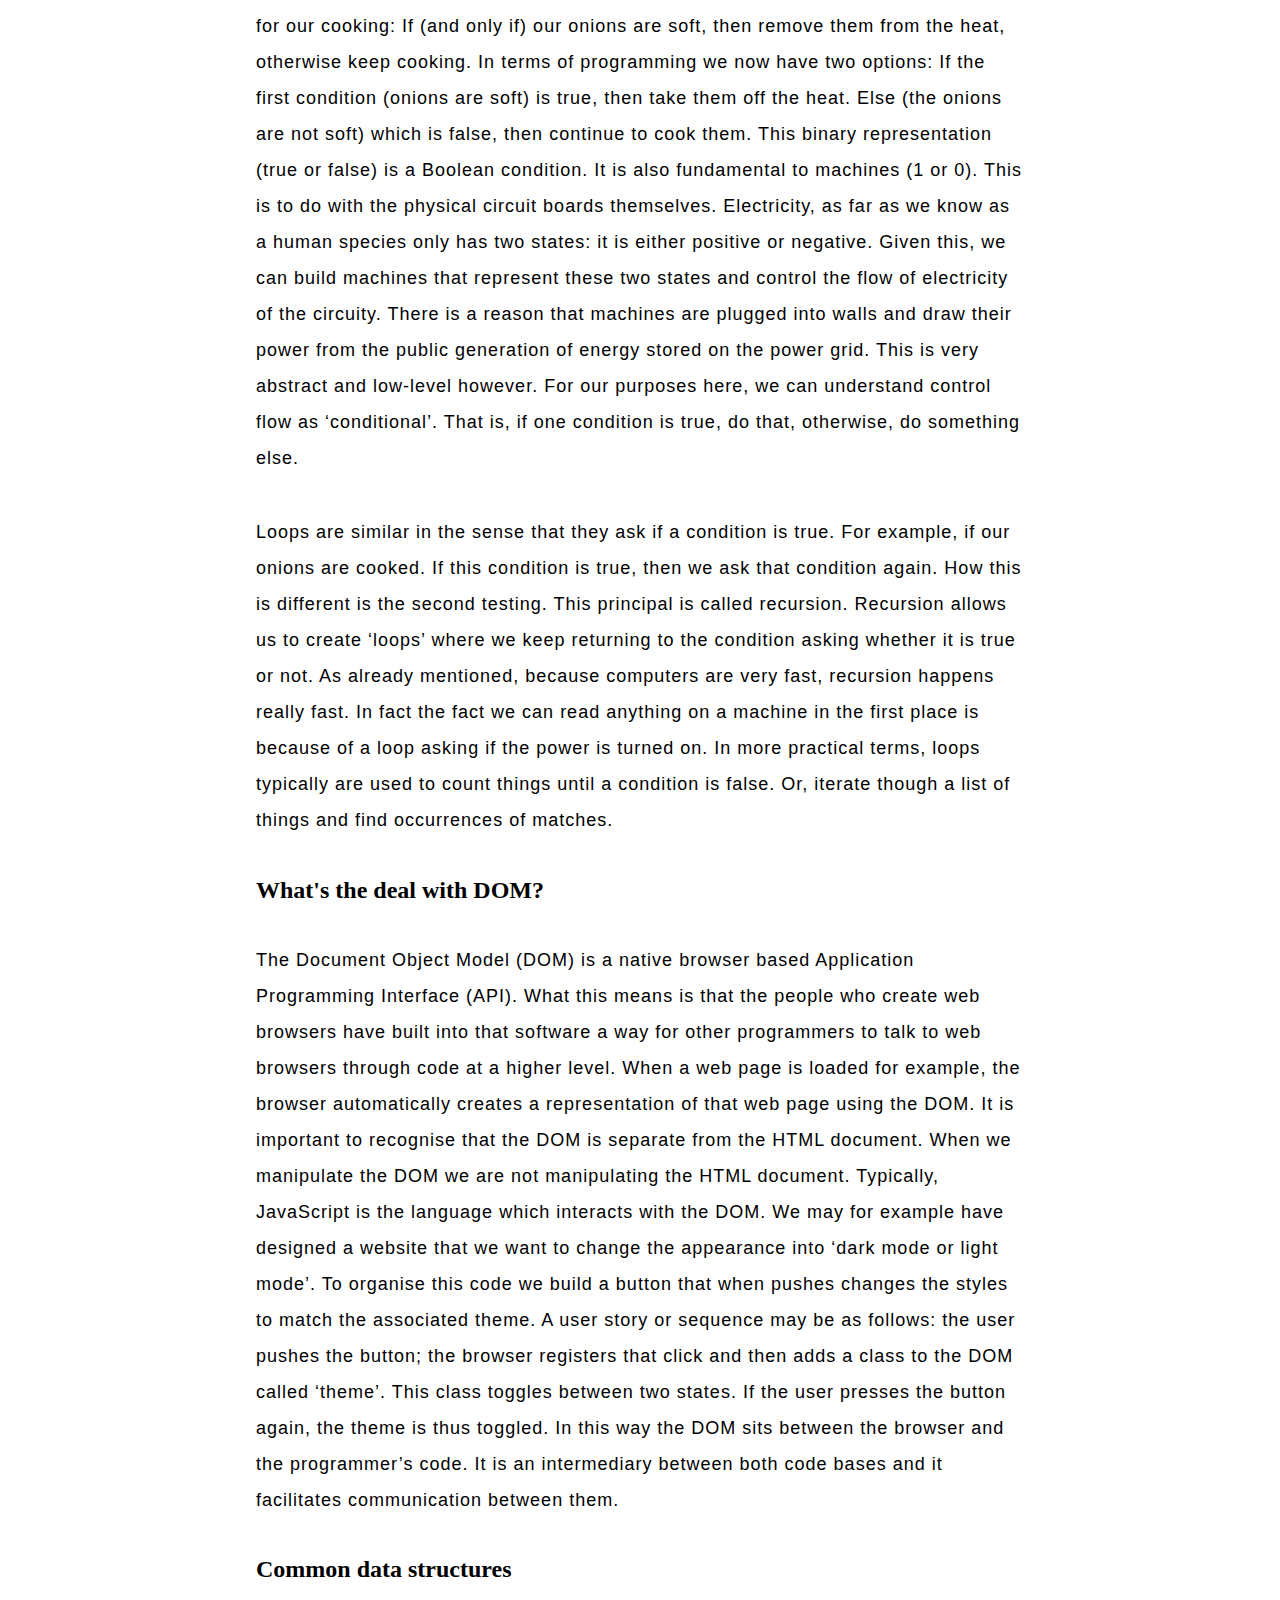
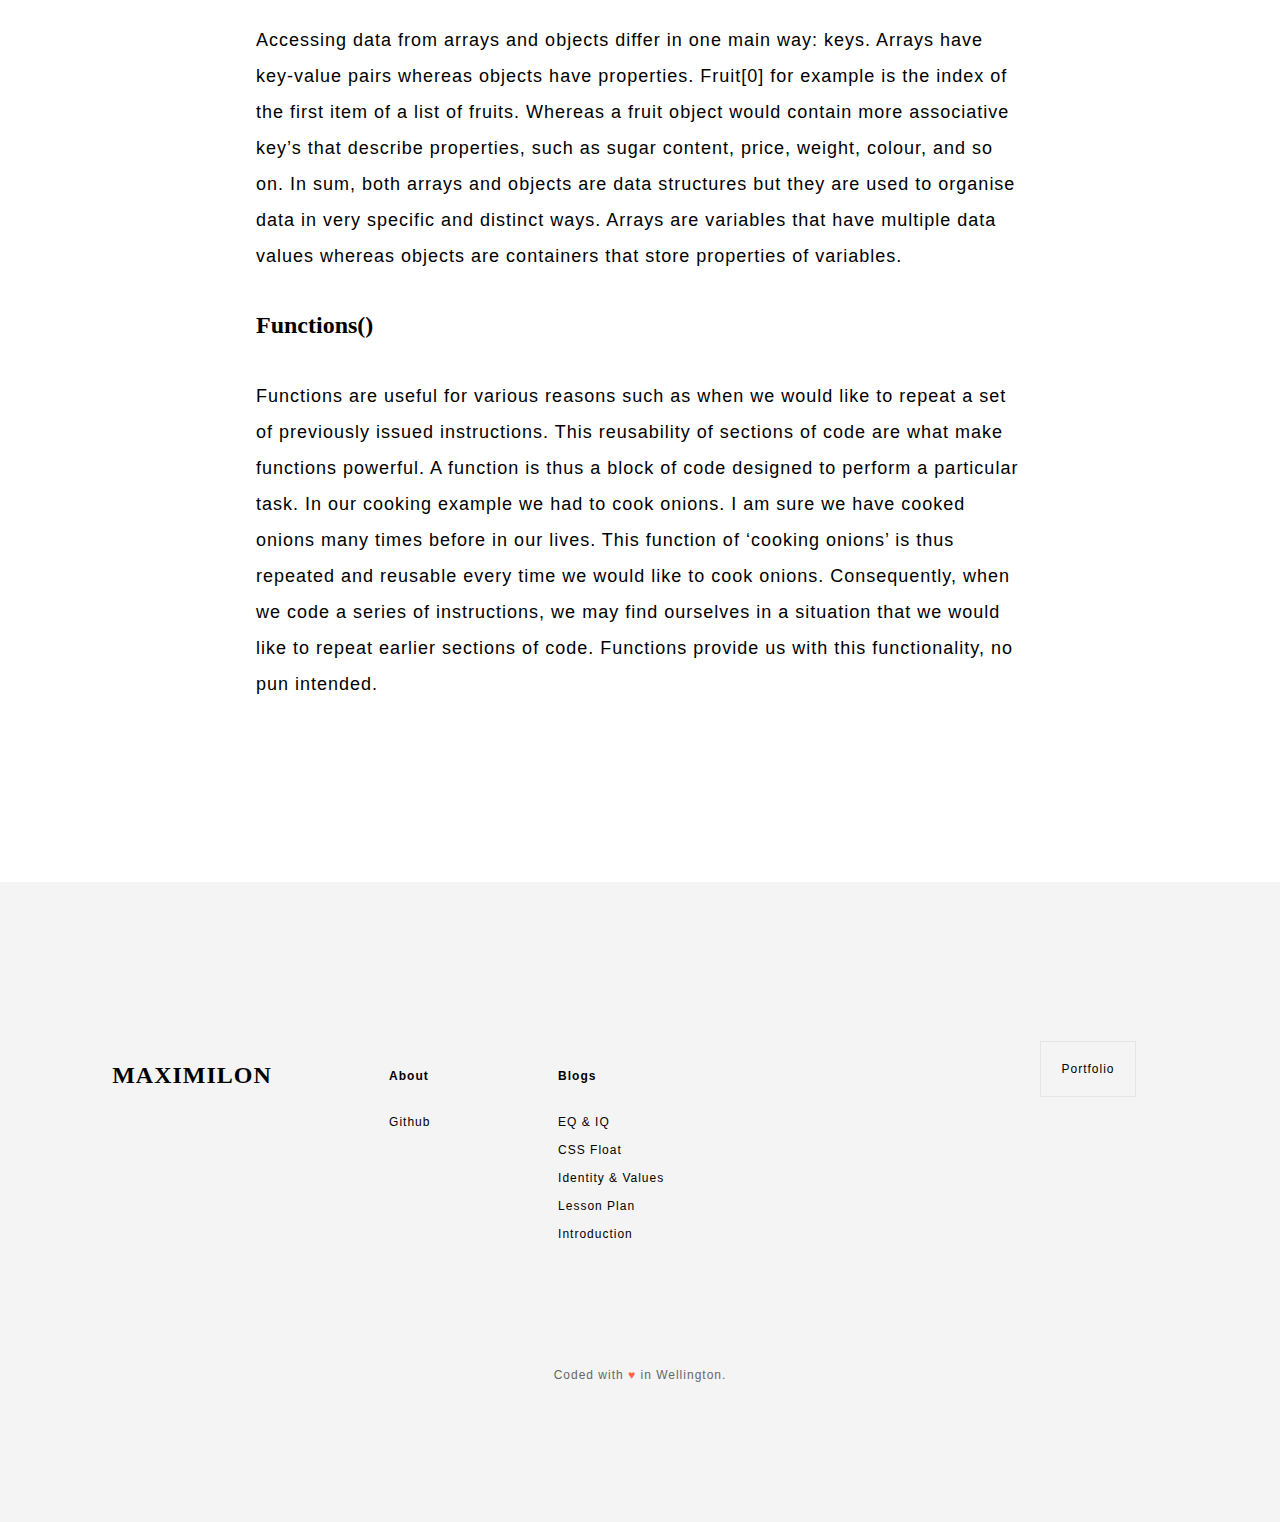
<file: javascript-dom.html>
<html lang="en">
  <head>
    <script async src="https://www.googletagmanager.com/gtag/js?id=G-16NSJVG7Y0"></script>
<script>
  window.dataLayer = window.dataLayer || [];
  function gtag(){dataLayer.push(arguments);}
  gtag('js', new Date());
  gtag('config', 'G-16NSJVG7Y0');
</script>
<script>
  (function(h,o,t,j,a,r){
      h.hj=h.hj||function(){(h.hj.q=h.hj.q||[]).push(arguments)};
      h._hjSettings={hjid:2481416,hjsv:6};
      a=o.getElementsByTagName('head')[0];
      r=o.createElement('script');r.async=1;
      r.src=t+h._hjSettings.hjid+j+h._hjSettings.hjsv;
      a.appendChild(r);
  })(window,document,'https://static.hotjar.com/c/hotjar-','.js?sv=');
</script>
    <meta charset="UTF-8" />
    <meta http-equiv="X-UA-Compatible" content="IE=edge" />
    <meta name="viewport" content="width=device-width, initial-scale=1.0" />
    <link rel="icon" href="images/favicon.png" type="image/png" />
    <link rel="stylesheet" href="css/main.css" />
    <title>Maximilon | Blog Home</title>
  </head>
  <body>
      <header>
        <h1><a href="index.html">maximilon</a></h1>
        <!-- <nav>
          <ul>
            <li><a href="#">about</a></li>
            <li><a class="activeNav" href="#">blogs</a></li>
            <li><a href="#">articles</a></li>
          </ul>
        </nav> -->
        <p><a class="modalMode" href="portfolio.html">portfolio</a></p>
      </header>
    
      <main>
     
       <section>
           <article>
            <!-- modalSix-->
     <div class="modal blog"> 
        
        <h2>Javascript Reflections</h2>
        <div class="blogInfo">
          <img class="blogProfile" src="images/favicon.png" alt="Maximilon Baddeley">
          <p class="blogAuthor">Maximilon Baddeley</p>
          <p class="blogDate">Thu 9 Jul 5:00PM</p>
          <!-- <p class="blogTags">Web Development</p>
          <p class="blogTags">Web Design</p> -->
        </div>
        
        <h3 class="subHead">What's the difference between HTML & CSS?</h3>
      
        <p class="blogCopy"> <span class="dropCap">H</span>ypertext Markup Language (HTML) and Cascading Style Sheets (CSS) are two technologies used to organise and describe content on websites. To understand the differences between the two languages we first need to understand how each are involved in the process of building websites.</p>
    
        <p>If we take a generic magazine for example, we can see its cover as typically consisting of a title, an image, an author name, and some paragraph text. These items according to html are pieces of content and can be categorised or described by using an html tag or element. For example, an title would be suited for a &lt;h1&gt; element, an image would suit a &lt;img&gt; element, an author name or paragraph text may be represented with a &lt;p&gt; tag. These HTML elements (h1, img, p) are ‘marking up’ the magazine content into categories. These labels only have one purpose: To describe the content they keep. Web browsers use these descriptions to provide semantic meaning to them with code. In short, breaking down content into categories, little descriptive elements, help ‘wrap’ that content and ‘mark it up’ so hypertexts (the underlying technology of the world wide web) become operational. </p> 
  
        <p>Once the content of a website has been described in HTML, a developer may wish to change the way this content looks. Realising this aesthetic goal is achievable thanks to CSS. With this technology, we may select our earlier described pieces of content and apply instructions to them directly. A simple example may be to change the font style or colour of a title. To do this, we would first ask the browser to find our previously described &lt;h1&gt; and then ask it to add a style to this element (font-family: Helvetica;) as an example. Consequently, if HTML is used to structure and organise content, CSS is used to instruct the way it looks using a large number of built-in properties taken from the design world.</p> 
        
        <p>In sum, a useful analogy to help understand these differences between the languages (the structural and the aesthetic) may be to think of HTML as the work of collecting, organising, labelling, and then transporting building supplies to a customer in the form of a kit-set, like an Ikea Wooden Desk. Once this kit-set has arrived to the customer safely, these materials are unpacked and ready to be assembled. With each item in hand, it is now time to pick up the instructions and follow them, assembling each component piece-by-piece. For example, “select the screw b1 and then add it to the left leg” is not distant from a common CSS instruction. In this way, the difference between HTML and CSS wrests in the way the materials are organised and assembled and then require further instruction for an assembly to take place. Both HTML and CSS work together to make a website.</p>
  
        <h3>if(Control Flow)</h3>
        <p>Control flow is a programmer’s term to describe a logical operation. But prior to understanding this it may be beneficial to understand that machines execute instructions one at a time. This sequentiality is definite. That is, one instruction, always follows another next. Electronic computers are capable of following these instructions, fast (think millions may happen per second!). Given this backdrop to the technology we are working with, we may ask: what happens when we want to return to instructions that we have already given? Control flow helps with this. </p>
  
        <p>One evening this week we may decide to follow a newly found risotto recipe and cook a meal from scratch. To do this we (1) purchase the ingredients from the list; (2) prepare them. We are now ready to cook. Step one is to add oil to a pan and heat it up. Step two is to then add onions to soften. While these onions are softening we are to cut the mushrooms. So far, these instructions are sequential: one follows another next. We could potentially cook an entire meal in this way without running into any major issues. But say, during this process, we hear the doorbell ring and go to answer it, during which, our onions start to burn. Upon returning to the kitchen we are greeted with our onions engulfed in flames. Panic mode, we ought to swiftly react and douse the flames, yet the beginnings of our meal may be ruined in the aftermath and we will have to start over again. Rather, we continue on with the instructions. Next we add the risotto rice to brown alongside the flaming, burning onion. Eventually we finish following the recipe and end up with a less than desirable meal.</p>
  
        <p>In this case, we ought to have stopped cooking much earlier but we have not accounted for contingencies in our instructions. In a way, they were instructions that took for granted that other contextual factors such as people ringing our doorbells would be dealt to. Alongside it being impossible to write every contingency possible, computers, unfortunately, do not have this luxury to understand context like humans do. As the saying goes, machines are dumb but very very fast. </p>
  
        <p>Control statements allow us to ask certain conditions to our set of instructions which in turn adapt the flow of events. For example, we could have expressed a condition for our cooking: If (and only if) our onions are soft, then remove them from the heat, otherwise keep cooking. In terms of programming we now have two options: If the first condition (onions are soft) is true, then take them off the heat. Else (the onions are not soft) which is false, then continue to cook them. This binary representation (true or false) is a Boolean condition. It is also fundamental to machines (1 or 0). This is to do with the physical circuit boards themselves. Electricity, as far as we know as a human species only has two states: it is either positive or negative. Given this, we can build machines that represent these two states and control the flow of electricity of the circuity. There is a reason that machines are plugged into walls and draw their power from the public generation of energy stored on the power grid. This is very abstract and low-level however. For our purposes here, we can understand control flow as ‘conditional’. That is, if one condition is true, do that, otherwise, do something else. </p>
  
        <p>Loops are similar in the sense that they ask if a condition is true. For example, if our onions are cooked. If this condition is true, then we ask that condition again. How this is different is the second testing. This principal is called recursion. Recursion allows us to create ‘loops’ where we keep returning to the condition asking whether it is true or not. As already mentioned, because computers are very fast, recursion happens really fast. In fact the fact we can read anything on a machine in the first place is because of a loop asking if the power is turned on. In more practical terms, loops typically are used to count things until a condition is false. Or, iterate though a list of things and find occurrences of matches.</p>
  
        <h3>What's the deal with DOM?</h3>
        <p>The Document Object Model (DOM) is a native browser based Application Programming Interface (API). What this means is that the people who create web browsers have built into that software a way for other programmers to talk to web browsers through code at a higher level. When a web page is loaded for example, the browser automatically creates a representation of that web page using the DOM. It is important to recognise that the DOM is separate from the HTML document. When we manipulate the DOM we are not manipulating the HTML document. Typically, JavaScript is the language which interacts with the DOM. We may for example have designed a website that we want to change the appearance into ‘dark mode or light mode’. To organise this code we build a button that when pushes changes the styles to match the associated theme. A user story or sequence may be as follows: the user pushes the button; the browser registers that click and then adds a class to the DOM called ‘theme’. This class toggles between two states. If the user presses the button again, the theme is thus toggled. In this way the DOM sits between the browser and the programmer’s code. It is an intermediary between both code bases and it facilitates communication between them.</p>

        <h3>Common data structures</h3>
        <p>Accessing data from arrays and objects differ in one main way: keys. Arrays have key-value pairs whereas objects have properties. Fruit[0] for example is the index of the first item of a list of fruits. Whereas a fruit object would contain more associative key’s that describe properties, such as sugar content, price, weight, colour, and so on. In sum, both arrays and objects are data structures but they are used to organise data in very specific and distinct ways. Arrays are variables that have multiple data values whereas objects are containers that store properties of variables. </p>

        <h3>Functions()</h3>
        <p>Functions are useful for various reasons such as when we would like to repeat a set of previously issued instructions. This reusability of sections of code are what make functions powerful. A function is thus a block of code designed to perform a particular task. In our cooking example we had to cook onions. I am sure we have cooked onions many times before in our lives. This function of ‘cooking onions’ is thus repeated and reusable every time we would like to cook onions. Consequently, when we code a series of instructions, we may find ourselves in a situation that we would like to repeat earlier sections of code. Functions provide us with this functionality, no pun intended.</p>
      </div> 
        </article>
    </section>
      </main>
      <footer>
        <h1><a href="#">maximilon</a></h1>
        <div class="breadcrumbContainer">
          <ul>
            <li class="footerTitle">About</li>
            <!-- <li><a href="#">my story</a></li> -->
            <!-- <li><a href="#">contact</a></li>
            <li><a href="#">skills</a></li>
            <li><a href="#">Curriculum Vitae</a></li> -->
            <li><a href="https://www.github.com/maximilon">Github</a></li>
          </ul>
          <ul>
            <li class="footerTitle">Blogs</li>
            <li><a href="emotional-intelligence.html">EQ & IQ</a></li>
            <li><a href="css-float.html">CSS Float</a></li>
            <li><a href="identity-values.html">Identity & Values</a></li>
            <li><a href="lesson-plan.html">Lesson Plan</a></li>
            <li><a href="introduction.html">Introduction</a></li>
          </ul>
          <!-- <ul>
          <li class="footerTitle">Wellbeing</li>
            <li><a href="#">Fitness</a></li>
            <li><a href="#">Diet</a></li>
            <li><a href="#">Life Philosophy</a></li>
          </ul>
          <ul class="hiddenMedia">
            <li class="footerTitle">Humanities</li>
            <li><a href="#">Sociology</a></li>
            <li><a href="#">Ethnomethodology</a></li>
            <li><a href="#">User Research</a></li>
            <li><a href="#">HCI</a></li>
          </ul> -->
          <!-- copy -->
          <p class="crumbline">Coded with <span>&hearts;</span> in <a href="https://en.wikipedia.org/wiki/Wellington">Wellington.</a></p>
        </div>
        <p class="portfolio"><a href="portfolio.html">portfolio</a></p>
        <!-- act as a buffer container for right column-->
      </footer>
    </div>

     
    
    <!-- script -->
  </body>
</html>
</file>
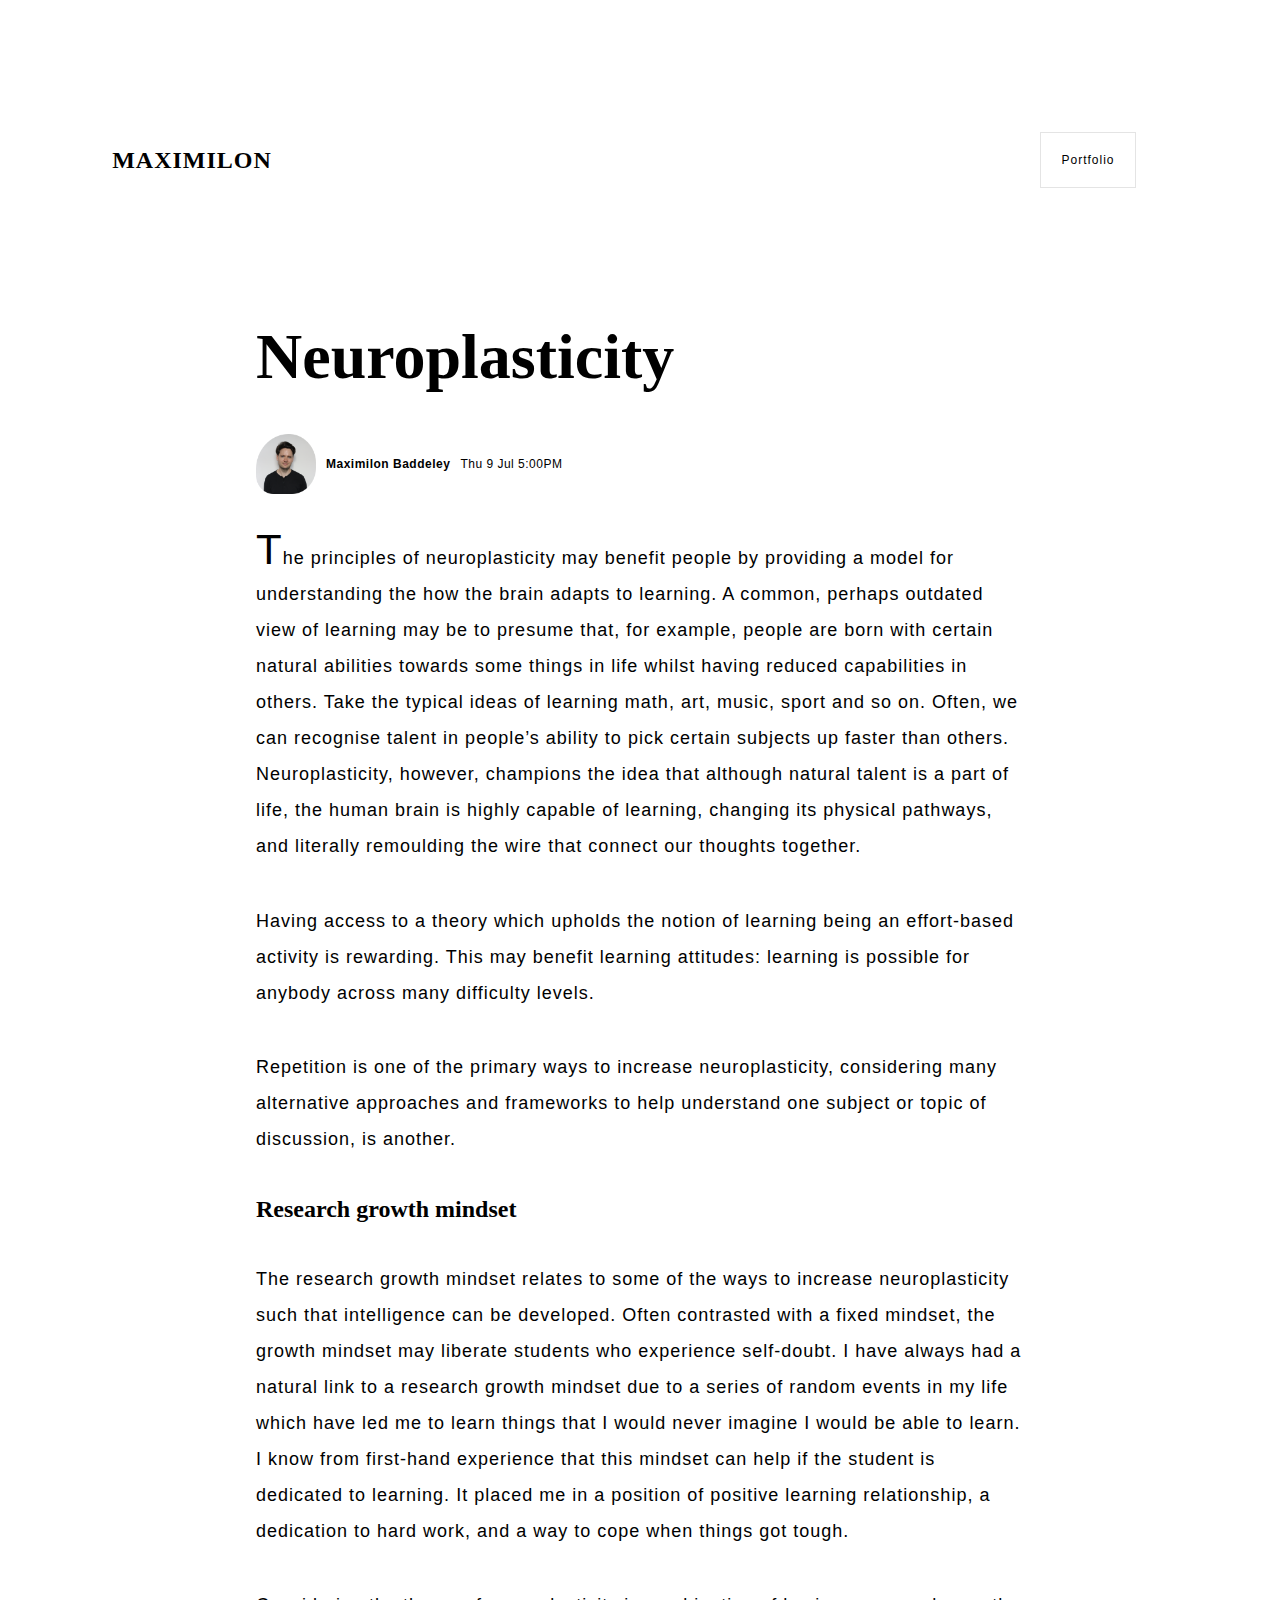
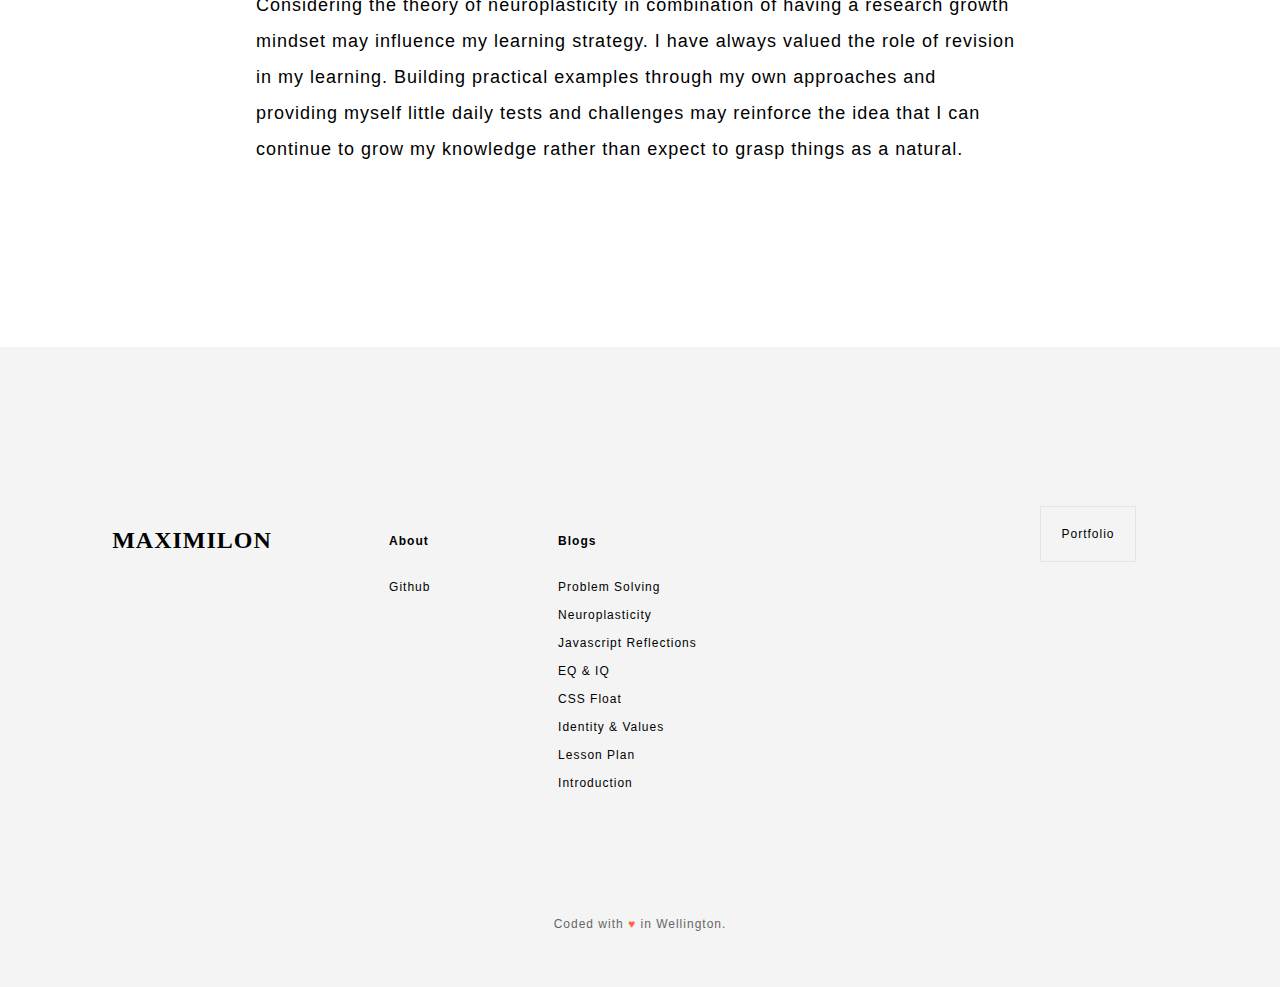
<file: neuroplasticity.html>
<html lang="en">
  <head>
    <script async src="https://www.googletagmanager.com/gtag/js?id=G-16NSJVG7Y0"></script>
<script>
  window.dataLayer = window.dataLayer || [];
  function gtag(){dataLayer.push(arguments);}
  gtag('js', new Date());
  gtag('config', 'G-16NSJVG7Y0');
</script>
<script>
  (function(h,o,t,j,a,r){
      h.hj=h.hj||function(){(h.hj.q=h.hj.q||[]).push(arguments)};
      h._hjSettings={hjid:2481416,hjsv:6};
      a=o.getElementsByTagName('head')[0];
      r=o.createElement('script');r.async=1;
      r.src=t+h._hjSettings.hjid+j+h._hjSettings.hjsv;
      a.appendChild(r);
  })(window,document,'https://static.hotjar.com/c/hotjar-','.js?sv=');
</script>
    <meta charset="UTF-8" />
    <meta http-equiv="X-UA-Compatible" content="IE=edge" />
    <meta name="viewport" content="width=device-width, initial-scale=1.0" />
    <link rel="icon" href="images/favicon.png" type="image/png" />
    <link rel="stylesheet" href="css/main.css" />
    <title>Maximilon | Blog Home</title>
  </head>
  <body>
      <header>
        <h1><a href="index.html">maximilon</a></h1>
        <!-- <nav>
          <ul>
            <li><a href="#">about</a></li>
            <li><a class="activeNav" href="#">blogs</a></li>
            <li><a href="#">articles</a></li>
          </ul>
        </nav> -->
        <p><a class="modalMode" href="portfolio.html">portfolio</a></p>
      </header>
    
      <main>
     
       <section>
           <article>
            <!-- modalSix-->
     <div class="modal blog"> 
        
        <h2>Neuroplasticity</h2>
        <div class="blogInfo">
          <img class="blogProfile" src="images/favicon.png" alt="Maximilon Baddeley">
          <p class="blogAuthor">Maximilon Baddeley</p>
          <p class="blogDate">Thu 9 Jul 5:00PM</p>
          <!-- <p class="blogTags">Web Development</p>
          <p class="blogTags">Web Design</p> -->
        </div>
        
        <p class="blogCopy"> <span class="dropCap">T</span>he principles of neuroplasticity may benefit people by providing a model for understanding the how the brain adapts to learning. A common, perhaps outdated view of learning may be to presume that, for example, people are born with certain natural abilities towards some things in life whilst having reduced capabilities in others. Take the typical ideas of learning math, art, music, sport and so on. Often, we can recognise talent in people’s ability to pick certain subjects up faster than others. Neuroplasticity, however, champions the idea that although natural talent is a part of life, the human brain is highly capable of learning, changing its physical pathways, and literally remoulding the wire that connect our thoughts together.</p>
  
      <p>Having access to a theory which upholds the notion of learning being an effort-based activity is rewarding. This may benefit learning attitudes: learning is possible for anybody across many difficulty levels.</p> 

      <p>Repetition is one of the primary ways to increase neuroplasticity, considering many alternative approaches and frameworks to help understand one subject or topic of discussion, is another. </p> 
      
      <h3>Research growth mindset</h3>
      <p>The research growth mindset relates to some of the ways to increase neuroplasticity such that intelligence can be developed. Often contrasted with a fixed mindset, the growth mindset may liberate students who experience self-doubt. I have always had a natural link to a research growth mindset due to a series of random events in my life which have led me to learn things that I would never imagine I would be able to learn. I know from first-hand experience that this mindset can help if the student is dedicated to learning.  It placed me in a position of positive learning relationship, a dedication to hard work, and a way to cope when things got tough. </p>

      <p>Considering the theory of neuroplasticity in combination of having a research growth mindset may influence my learning strategy. I have always valued the role of revision in my learning. Building practical examples through my own approaches and providing myself little daily tests and challenges may reinforce the idea that I can continue to grow my knowledge rather than expect to grasp things as a natural.</p>
       
      </div> 
        </article>
    </section>
      </main>
      <footer>
        <h1><a href="#">maximilon</a></h1>
        <div class="breadcrumbContainer">
          <ul>
            <li class="footerTitle">About</li>
            <!-- <li><a href="#">my story</a></li> -->
            <!-- <li><a href="#">contact</a></li>
            <li><a href="#">skills</a></li>
            <li><a href="#">Curriculum Vitae</a></li> -->
            <li><a href="https://www.github.com/maximilon">Github</a></li>
          </ul>
          <ul>
            <li class="footerTitle">Blogs</li>
            <li><a href="problem-solving.html">Problem Solving</a></li>
            <li><a href="neuroplasticity.html">Neuroplasticity</a></li>
            <li><a href="javascript-dom.html">Javascript Reflections</a></li>
            <li><a href="emotional-intelligence.html">EQ & IQ</a></li>
            <li><a href="css-float.html">CSS Float</a></li>
            <li><a href="identity-values.html">Identity & Values</a></li>
            <li><a href="lesson-plan.html">Lesson Plan</a></li>
            <li><a href="introduction.html">Introduction</a></li>
          </ul>
          <!-- <ul>
          <li class="footerTitle">Wellbeing</li>
            <li><a href="#">Fitness</a></li>
            <li><a href="#">Diet</a></li>
            <li><a href="#">Life Philosophy</a></li>
          </ul>
          <ul class="hiddenMedia">
            <li class="footerTitle">Humanities</li>
            <li><a href="#">Sociology</a></li>
            <li><a href="#">Ethnomethodology</a></li>
            <li><a href="#">User Research</a></li>
            <li><a href="#">HCI</a></li>
          </ul> -->
          <!-- copy -->
          <p class="crumbline">Coded with <span>&hearts;</span> in <a href="https://en.wikipedia.org/wiki/Wellington">Wellington.</a></p>
        </div>
        <p class="portfolio"><a href="portfolio.html">portfolio</a></p>
        <!-- act as a buffer container for right column-->
      </footer>
    </div>

     
    
    <!-- script -->
  </body>
</html>
</file>
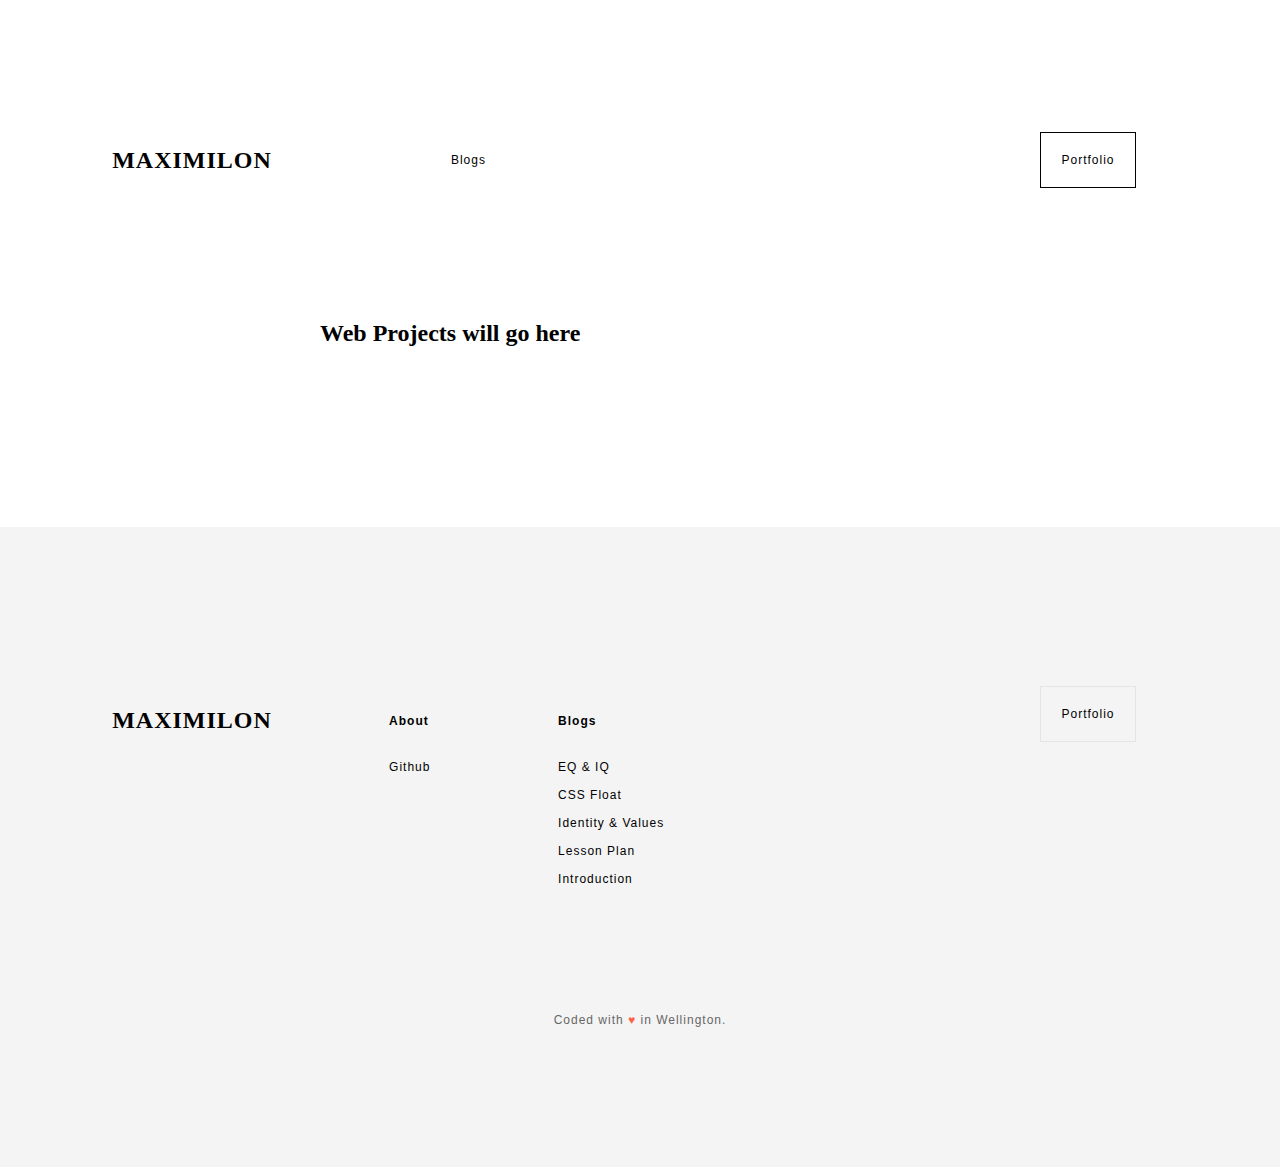
<file: portfolio.html>
<html lang="en">
  <head>
    <script async src="https://www.googletagmanager.com/gtag/js?id=G-16NSJVG7Y0"></script>
<script>
  window.dataLayer = window.dataLayer || [];
  function gtag(){dataLayer.push(arguments);}
  gtag('js', new Date());
  gtag('config', 'G-16NSJVG7Y0');
</script>
<script>
  (function(h,o,t,j,a,r){
      h.hj=h.hj||function(){(h.hj.q=h.hj.q||[]).push(arguments)};
      h._hjSettings={hjid:2481416,hjsv:6};
      a=o.getElementsByTagName('head')[0];
      r=o.createElement('script');r.async=1;
      r.src=t+h._hjSettings.hjid+j+h._hjSettings.hjsv;
      a.appendChild(r);
  })(window,document,'https://static.hotjar.com/c/hotjar-','.js?sv=');
</script>
    <meta charset="UTF-8" />
    <meta http-equiv="X-UA-Compatible" content="IE=edge" />
    <meta name="viewport" content="width=device-width, initial-scale=1.0" />
    <link rel="icon" href="images/favicon.png" type="image/png" />
    <link rel="stylesheet" href="css/main.css" />
    <title>Maximilon | Blog Home</title>
  </head>
  <body>
      <header>
        <h1><a href="index.html">maximilon</a></h1>
        <nav>
          <ul>
            <!-- <li><a href="#">about</a></li> -->
            <li><a href="index.html">blogs</a></li>
            <!-- <li><a href="#">articles</a></li> -->
          </ul>
        </nav>
        <p><a id="activePort" href="portfolio.html">portfolio</a></p>
      </header>
    
      <main>
     
       <section>
           <article class="blogCardsContainer">
            <h2>Web Projects will go here</h2>
            
     
        </article>
    </section>
      </main>
      <footer>
        <h1><a href="#">maximilon</a></h1>
        <div class="breadcrumbContainer">
          <ul>
            <li class="footerTitle">About</li>
            <!-- <li><a href="#">my story</a></li> -->
            <!-- <li><a href="#">contact</a></li>
            <li><a href="#">skills</a></li>
            <li><a href="#">Curriculum Vitae</a></li> -->
            <li><a href="https://www.github.com/maximilon">Github</a></li>
          </ul>
          <ul>
            <li class="footerTitle">Blogs</li>
            <li><a href="emotional-intelligence.html">EQ & IQ</a></li>
            <li><a href="css-float.html">CSS Float</a></li>
            <li><a href="identity-values.html">Identity & Values</a></li>
            <li><a href="lesson-plan.html">Lesson Plan</a></li>
            <li><a href="introduction.html">Introduction</a></li>
          </ul>
          <!-- <ul>
          <li class="footerTitle">Wellbeing</li>
            <li><a href="#">Fitness</a></li>
            <li><a href="#">Diet</a></li>
            <li><a href="#">Life Philosophy</a></li>
          </ul>
          <ul class="hiddenMedia">
            <li class="footerTitle">Humanities</li>
            <li><a href="#">Sociology</a></li>
            <li><a href="#">Ethnomethodology</a></li>
            <li><a href="#">User Research</a></li>
            <li><a href="#">HCI</a></li>
          </ul> -->
          <!-- copy -->
          <p class="crumbline">Coded with <span>&hearts;</span> in <a href="https://en.wikipedia.org/wiki/Wellington">Wellington.</a></p>
        </div>
        <p class="portfolio"><a href="portfolio.html">portfolio</a></p>
        <!-- act as a buffer container for right column-->
      </footer>
    </div>

     
    
    <!-- script -->
  </body>
</html>
</file>
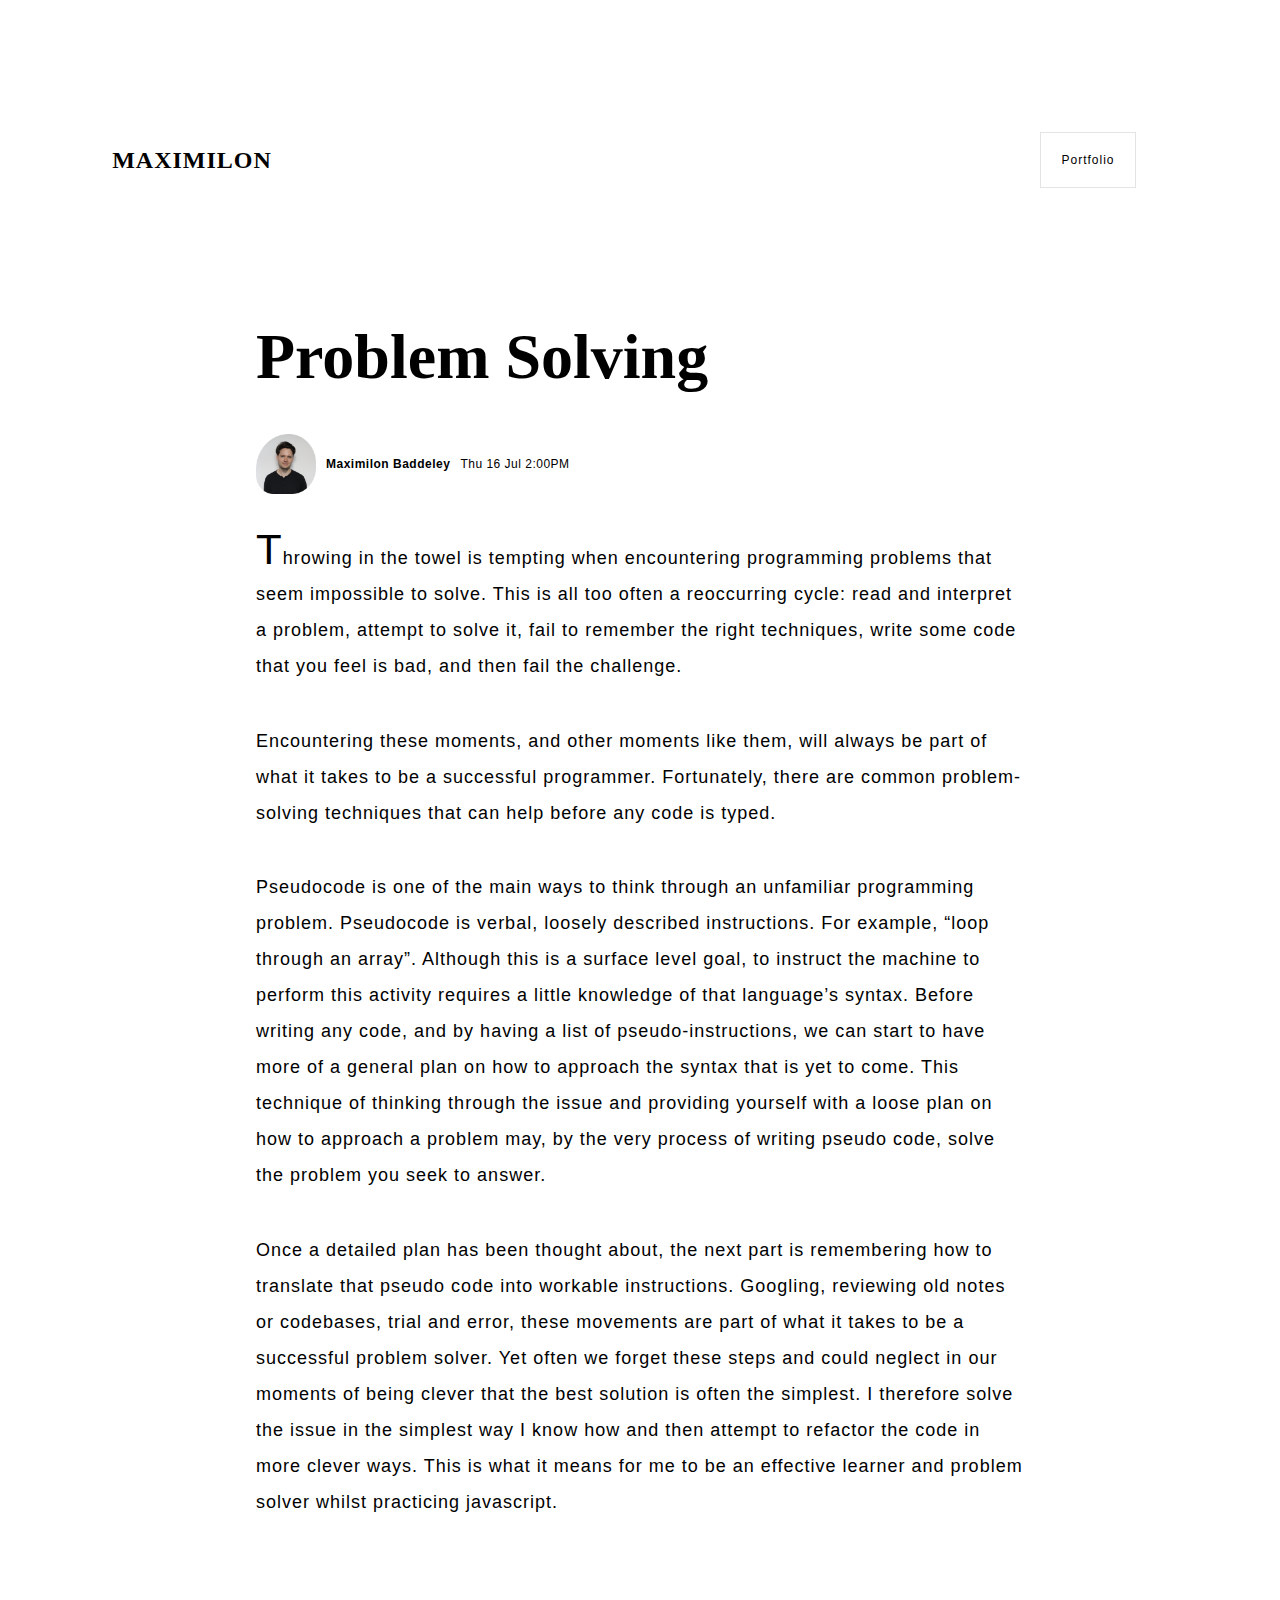
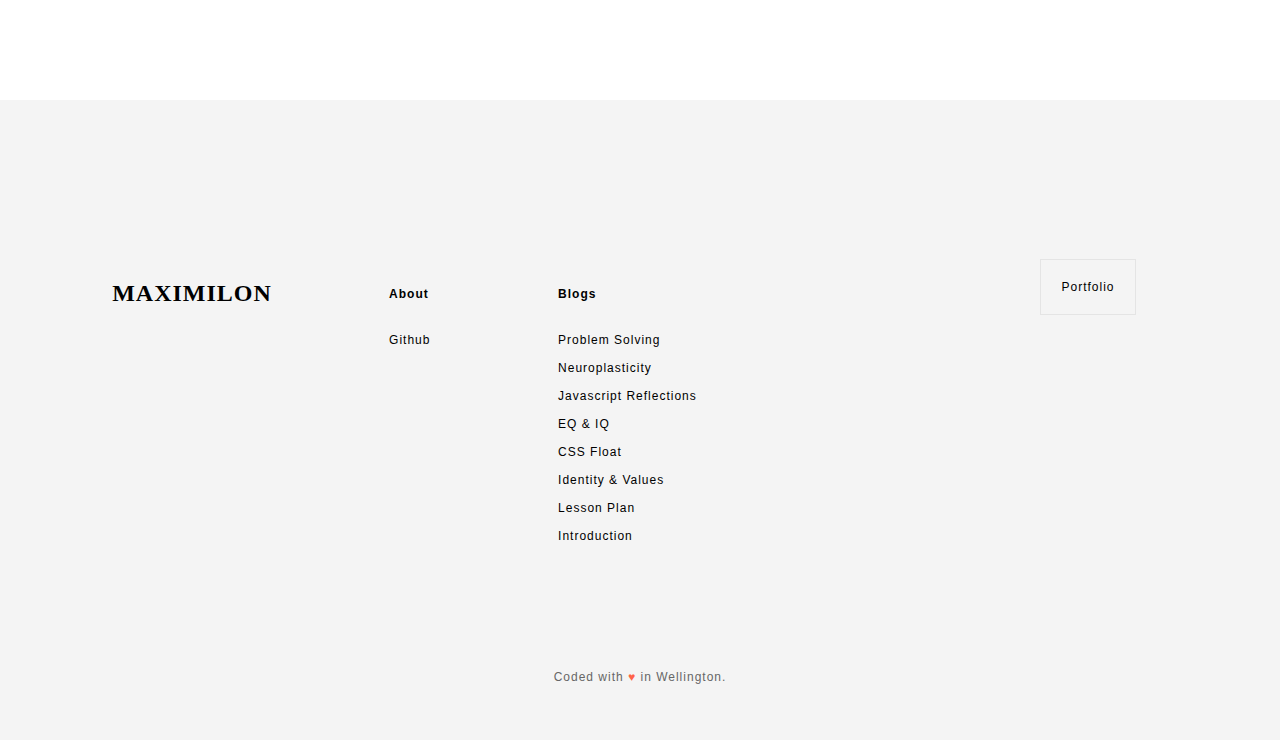
<file: problem-solving.html>
<html lang="en">
  <head>
    <script async src="https://www.googletagmanager.com/gtag/js?id=G-16NSJVG7Y0"></script>
<script>
  window.dataLayer = window.dataLayer || [];
  function gtag(){dataLayer.push(arguments);}
  gtag('js', new Date());
  gtag('config', 'G-16NSJVG7Y0');
</script>
<script>
  (function(h,o,t,j,a,r){
      h.hj=h.hj||function(){(h.hj.q=h.hj.q||[]).push(arguments)};
      h._hjSettings={hjid:2481416,hjsv:6};
      a=o.getElementsByTagName('head')[0];
      r=o.createElement('script');r.async=1;
      r.src=t+h._hjSettings.hjid+j+h._hjSettings.hjsv;
      a.appendChild(r);
  })(window,document,'https://static.hotjar.com/c/hotjar-','.js?sv=');
</script>
    <meta charset="UTF-8" />
    <meta http-equiv="X-UA-Compatible" content="IE=edge" />
    <meta name="viewport" content="width=device-width, initial-scale=1.0" />
    <link rel="icon" href="images/favicon.png" type="image/png" />
    <link rel="stylesheet" href="css/main.css" />
    <title>Maximilon | Blog Home</title>
  </head>
  <body>
      <header>
        <h1><a href="index.html">maximilon</a></h1>
        <!-- <nav>
          <ul>
            <li><a href="#">about</a></li>
            <li><a class="activeNav" href="#">blogs</a></li>
            <li><a href="#">articles</a></li>
          </ul>
        </nav> -->
        <p><a class="modalMode" href="portfolio.html">portfolio</a></p>
      </header>
    
      <main>
     
       <section>
           <article>
            <!-- modalSix-->
     <div class="modal blog"> 
        
        <h2>Problem Solving</h2>
        <div class="blogInfo">
          <img class="blogProfile" src="images/favicon.png" alt="Maximilon Baddeley">
          <p class="blogAuthor">Maximilon Baddeley</p>
          <p class="blogDate">Thu 16 Jul 2:00PM</p>
          <!-- <p class="blogTags">Web Development</p>
          <p class="blogTags">Web Design</p> -->
        </div>
        <p class="blogCopy"> <span class="dropCap">T</span>hrowing in the towel is tempting when encountering programming problems that seem impossible to solve. This is all too often a reoccurring cycle: read and interpret a problem, attempt to solve it, fail to remember the right techniques, write some code that you feel is bad, and then fail the challenge. </p>
  
      <p>Encountering these moments, and other moments like them, will always be part of what it takes to be a successful programmer. Fortunately, there are common problem-solving techniques that can help before any code is typed.</p> 

      <p>Pseudocode is one of the main ways to think through an unfamiliar programming problem. Pseudocode is verbal, loosely described instructions. For example, “loop through an array”. Although this is a surface level goal, to instruct the machine to perform this activity requires a little knowledge of that language’s syntax. Before writing any code, and by having a list of pseudo-instructions, we can start to have more of a general plan on how to approach the syntax that is yet to come. This technique of thinking through the issue and providing yourself with a loose plan on how to approach a problem may, by the very process of writing pseudo code, solve the problem you seek to answer.</p> 
      
      <p>Once a detailed plan has been thought about, the next part is remembering how to translate that pseudo code into workable instructions. Googling, reviewing old notes or codebases, trial and error, these movements are part of what it takes to be a successful problem solver. Yet often we forget these steps and could neglect in our moments of being clever that the best solution is often the simplest. I therefore solve the issue in the simplest way I know how and then attempt to refactor the code in more clever ways. This is what it means for me to be an effective learner and problem solver whilst practicing javascript.</p>
    </div> 
      </div> 
        </article>
    </section>
      </main>
      <footer>
        <h1><a href="#">maximilon</a></h1>
        <div class="breadcrumbContainer">
          <ul>
            <li class="footerTitle">About</li>
            <!-- <li><a href="#">my story</a></li> -->
            <!-- <li><a href="#">contact</a></li>
            <li><a href="#">skills</a></li>
            <li><a href="#">Curriculum Vitae</a></li> -->
            <li><a href="https://www.github.com/maximilon">Github</a></li>
          </ul>
          <ul>
            <li class="footerTitle">Blogs</li>
            <li><a href="problem-solving.html">Problem Solving</a></li>
            <li><a href="neuroplasticity.html">Neuroplasticity</a></li>
            <li><a href="javascript-dom.html">Javascript Reflections</a></li>
            <li><a href="emotional-intelligence.html">EQ & IQ</a></li>
            <li><a href="css-float.html">CSS Float</a></li>
            <li><a href="identity-values.html">Identity & Values</a></li>
            <li><a href="lesson-plan.html">Lesson Plan</a></li>
            <li><a href="introduction.html">Introduction</a></li>
          </ul>
          <!-- <ul>
          <li class="footerTitle">Wellbeing</li>
            <li><a href="#">Fitness</a></li>
            <li><a href="#">Diet</a></li>
            <li><a href="#">Life Philosophy</a></li>
          </ul>
          <ul class="hiddenMedia">
            <li class="footerTitle">Humanities</li>
            <li><a href="#">Sociology</a></li>
            <li><a href="#">Ethnomethodology</a></li>
            <li><a href="#">User Research</a></li>
            <li><a href="#">HCI</a></li>
          </ul> -->
          <!-- copy -->
          <p class="crumbline">Coded with <span>&hearts;</span> in <a href="https://en.wikipedia.org/wiki/Wellington">Wellington.</a></p>
        </div>
        <p class="portfolio"><a href="portfolio.html">portfolio</a></p>
        <!-- act as a buffer container for right column-->
      </footer>
    </div>

     
    
    <!-- script -->
  </body>
</html>
</file>
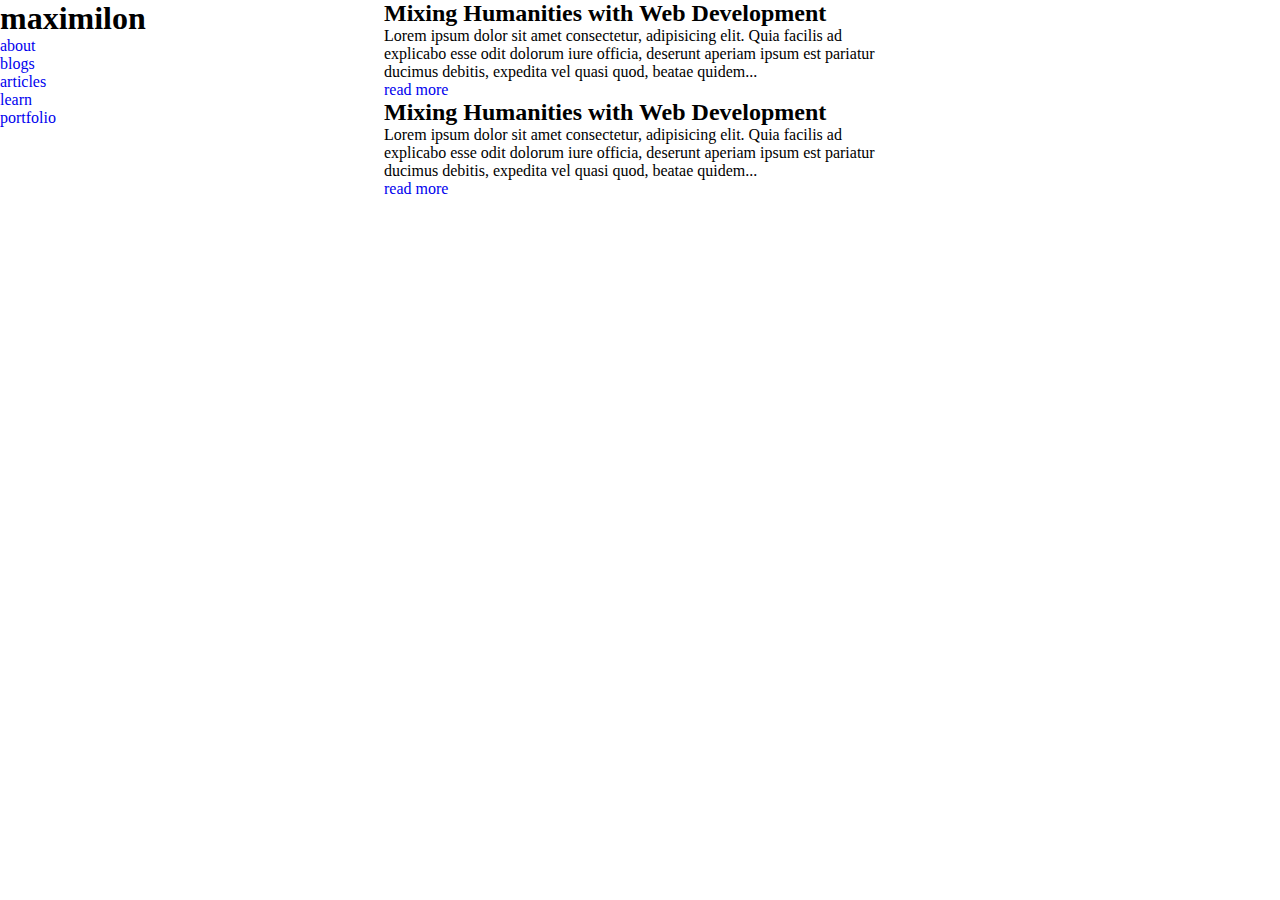
<file: lessons/gridExample.html>
<html lang="en">
  <head>
    <meta charset="UTF-8" />
    <meta http-equiv="X-UA-Compatible" content="IE=edge" />
    <link rel="icon" type="image/png" href="images/favicon.png" />
    <meta name="viewport" content="width=device-width, initial-scale=1.0" />
    <link rel="stylesheet" href="css/main.css" />

    <title>Maximilon.com | Home</title>
  </head>
  <body>
    <div id="body">
      <header>
        <h1>maximilon</h1>
        <nav>
          <ul>
            <li><a href="#">about</a></li>
            <li><a href="#">blogs</a></li>
            <li><a href="#">articles</a></li>
            <li><a href="#">learn</a></li>
          </ul>
          <p><a href="#">portfolio</a></p>
        </nav>
      </header>
      <main>
        <section>
          <h2>Mixing Humanities with Web Development</h2>
          <p>
            Lorem ipsum dolor sit amet consectetur, adipisicing elit. Quia
            facilis ad explicabo esse odit dolorum iure officia, deserunt
            aperiam ipsum est pariatur ducimus debitis, expedita vel quasi quod,
            beatae quidem...
          </p>
          <a href="#">read more</a>
        </section>
        <section>
          <h2>Mixing Humanities with Web Development</h2>
          <p>
            Lorem ipsum dolor sit amet consectetur, adipisicing elit. Quia
            facilis ad explicabo esse odit dolorum iure officia, deserunt
            aperiam ipsum est pariatur ducimus debitis, expedita vel quasi quod,
            beatae quidem...
          </p>
          <a href="#">read more</a>
        </section>
      </main>

      <!-- add footer emmet expression for populating footer later -->
      <!-- <footer>
        ul*4>li*4>a[href="#"]>{item}
      </footer> -->
    </div>
  </body>
</html>
</file>
<file: css/main.css>
/* create a declaration block to clear default browser properties */
* {
  margin: 0px;
  padding: 0px;
  list-style-type: none;
  text-decoration: none;
  scroll-behavior: smooth;
  box-sizing: inherent;
}
html {
  box-sizing: border-box;
  color: #000000;
}
a {
  color: #000000;
}
/* set no margin class */
.noMargin {
  margin-right: 0;
}
/* set styles for modals */

.blogCards img {
  width: 100%;
  margin-bottom: 5%;
}
/* set site font families and generic sizes" */
h1,
h2,
h3,
h4,
h5,
h6,
header h1 a,
footer h1 a {
  /* color: rgba(255, 255, 255, 0) !important; */
  font-family: roboto;
  font-size: 24px !important;
}

p,
a,
li {
  font-family: "Open Sans", helvetica;
  font-size: 12px;
  letter-spacing: 1px;
}

/* create a float layout for the header/nav */
header h1,
nav,
nav ul li {
  float: left;
}
header p {
  width: 30%;
  float: right;
  text-align: center;
  /* background-color: #79c186; */
}
header {
  height: 320px;
  line-height: 320px;
  /* opacity: 0.78; */
}
header h1 {
  width: 30%;

  text-align: center;
  text-transform: uppercase;
  /* background-color: #ffb134; */
  /* background-clip: text;
  -webkit-background-clip: text; */

  /* background styles */
  /* background-image: url("../images/background-red-fireworks.gif");
  background-repeat: no-repeat;
  background-position: center;
  background-size: cover; */
}
header h1 a:hover {
  cursor: pointer;
}
header nav {
  width: 40%;
  text-transform: capitalize;
  /* background-color: #aed6a8; */
}
header p a,
.portfolio a {
  border: 1px solid #e4e4e4 !important;
  padding: 20px !important;
  text-transform: capitalize !important;
}

header p a:hover,
.portfolio a:hover,
#activePort {
  border-color: #000000 !important;
}

nav ul li {
  width: 33%;
  text-align: center;
}
nav ul li a {
  padding: 20px 0px;
}
nav ul li a:hover,
.activeNav {
  border-bottom: solid 1px #000000;
}
aside {
  width: 30%;
  height: 900px;
  text-align: center;
  float: left;
}
main {
  clear: both;
  /*    background-color: #929d48; */
}
aside section {
  width: 40%;
  margin: 0 auto;
  text-align: justify;
}
/*create a container to hold all of the blog cards and center it */
.blogCardsContainer {
  width: 50%;
  margin: 0 auto;
}
.blogCards {
  margin-top: 10%;
  padding: 10%;
  background-color: #fcfbfb;
  /* border: 1px solid #ffffff; */
}
.blogCards p {
  margin: 5% 0;
  font-size: 16px;
  letter-spacing: 1px;
  line-height: 28px;
}
.blogCards h2 {
  font-size: 32px !important;
  text-transform: capitalize;
}
.blogCards a {
  display: block;
  /* margin-top: 12.5%; */
  text-align: right !important;
  color: #666;
  text-transform: capitalize;
}
.blogCards:hover {
  border: 1px solid #000000;
  cursor: pointer;
}
.featuredBlogCard,
.blogCards {
  border: solid 1px #fcfbfb;
}

/* Footer styles */

footer {
  overflow: auto;
  height: 640px;
  background-color: #f4f4f4;
  margin-top: 180px;
}
footer h1 {
  margin-top: 180px;
  width: 30%;
  text-align: center;
  text-transform: uppercase;
  float: left;
}
.breadcrumbContainer {
  float: left;
  width: 40%;
  /* background-color: #aed6a8; */
}

.portfolio {
  width: 30%;
  float: right;
  text-align: center;
  margin-top: 180px;
  /* background-color: #ffb134; */
}

/* footer h1 {
  background-color: #79c186;
} */

a.external[target="_blank"]::after {
  content: url("../images/blank.png");
  margin: 0px 3px 0px 5px;
}

.breadcrumbContainer {
  margin-top: 180px;
}
.breadcrumbContainer ul {
  float: left;
  width: 31%;
  margin: 0 1%;
  text-transform: capitalize;
}

.breadcrumbContainer ul li {
  line-height: 28px;
}
.crumbline span {
  color: tomato;
}
.breadcrumbContainer ul li a:hover,
.crumbline a:hover {
  text-decoration: underline;
}

.crumbline {
  clear: both;
  text-align: center;
  padding-top: 120px;
  color: #666;
  letter-spacing: 1px;
}
.crumbline a {
  color: #666;
}

.footerTitle {
  font-weight: bold;
  margin-bottom: 18px;
}

.subHead {
  clear: both;
}

/* overlay properties (a 100% w/h fixed container with blur and opacity */
.overlay {
  position: fixed;
  top: 0;
  left: 0;
  width: 100%;
  height: 100%;
  background-color: rgba(0, 0, 0, 0.6);
  backdrop-filter: blur(3px);
  z-index: 5;
}

.hidden {
  display: none;
}

.question {
  font-weight: bold;
}

.modalOne,
.modalTwo,
.modalThree,
.modalFour,
.modalFive,
.modalSix,
.modalSeven,
.modalEight,
.modalNine {
  position: fixed;
  overflow: scroll;
  height: 70%;
  top: 50%;
  left: 50%;
  transform: translate(-50%, -50%);
  width: 60%;
  background-color: white;
  padding: 6rem;
  border-radius: 5px;
  box-shadow: 0 3rem 5rem rgba(0, 0, 0, 0.3);
  z-index: 10;
}

.closeModal1,
.closeModal2,
.closeModal3,
.closeModal4,
.closeModal5,
.closeModal6,
.closeModal7,
.closeModal8,
.closeModal9 {
  position: absolute;
  top: 1.2rem;
  right: 2rem;
  font-size: 5rem;
  color: #333;
  cursor: pointer;
  border: none;
  background: none;
}

.modal h2 {
  font-size: 64px !important;
}
.modal p {
  font-size: 18px;
  line-height: 36px;
  margin: 5% 0;
}

.blog {
  width: 60%;
  margin: 0 auto;
}

/* this will adapt the scroll behavior when the model is open */
/* see: https://css-tricks.com/prevent-page-scrolling-when-a-modal-is-open/ */
.modalScroll {
  height: 100vh;
  overflow-y: hidden;
}

.blogInfo {
  height: 60px;
  margin-top: 40px;
}

/* blog profile */
.blogProfile {
  width: 60px;
  height: 60px;

  display: block;
  float: left;
}

.blogBanner {
  width: 100%;
}

.blogAuthor,
.blogDate,
.blogTags {
  line-height: 60px !important;
  font-size: 12px !important;
  margin-top: 0px !important;
  margin-left: 10px !important;
  letter-spacing: 0.5 !important;
  float: left;
  /* font-weight: bold; */
}
.blogAuthor {
  font-weight: bold;
}
.blogTags {
  float: right;
  border: rgba(0, 0, 0, 0.3) solid 1px;
  padding: 0 20px;
}

.blogCopy {
  clear: both;
}

.dropCap {
  font-size: 42px;
}

xmp {
  background-color: #eee;
}

.sources {
  line-height: 18px !important;
  margin: 20px 0 !important;
}

.sources:hover {
  text-decoration: underline;
}

.nav.sticky {
  position: fixed;
  width: 100%;
  height: 160px;
  line-height: 160px;
  background-color: rgba(255, 255, 255, 0.95);
}

/* simple media queries just to make it not completely scuffed on smaller screens */

@media screen and (max-width: 1170px) {
  .blogCardsContainer {
    width: 84%;
  }
  .hiddenMedia {
    display: none;
  }
  .breadcrumbContainer ul {
    width: 25%;
    margin: 0 4%;
  }
}

@media screen and (max-width: 600px) {
  .blogCardsContainer {
    width: 90%;
  }
  .sticky {
    padding: 20px 0;
  }
  header {
    height: 80px;
  }
  .blogCards {
    margin-top: 0;
    margin-bottom: 80px;
  }
  .hiddenMedia,
  .blogCards a {
    display: none;
  }
  .breadcrumbContainer ul {
    width: 33%;
    margin: 0 4%;
  }

  .hide {
    display: none;
  }

  header h1 {
    display: block;
    float: none;
    margin: 0 auto;
    padding: 0;
  }
  header nav,
  header p {
    line-height: normal;
    padding: 0 80px;
  }

  .nav.sticky {
    height: 80px;
    line-height: 80px;
  }
}
</file>
<file: lessons/css/main.css>
* {
  margin: 0px;
  padding: 0px;
  list-style-type: none;
  text-decoration: none;
}
#body {
  display: grid;
  grid-template-columns: 1.5fr 2fr 1.5fr;
  grid-template-rows: 1fr 1fr 1fr;
}
</file>
